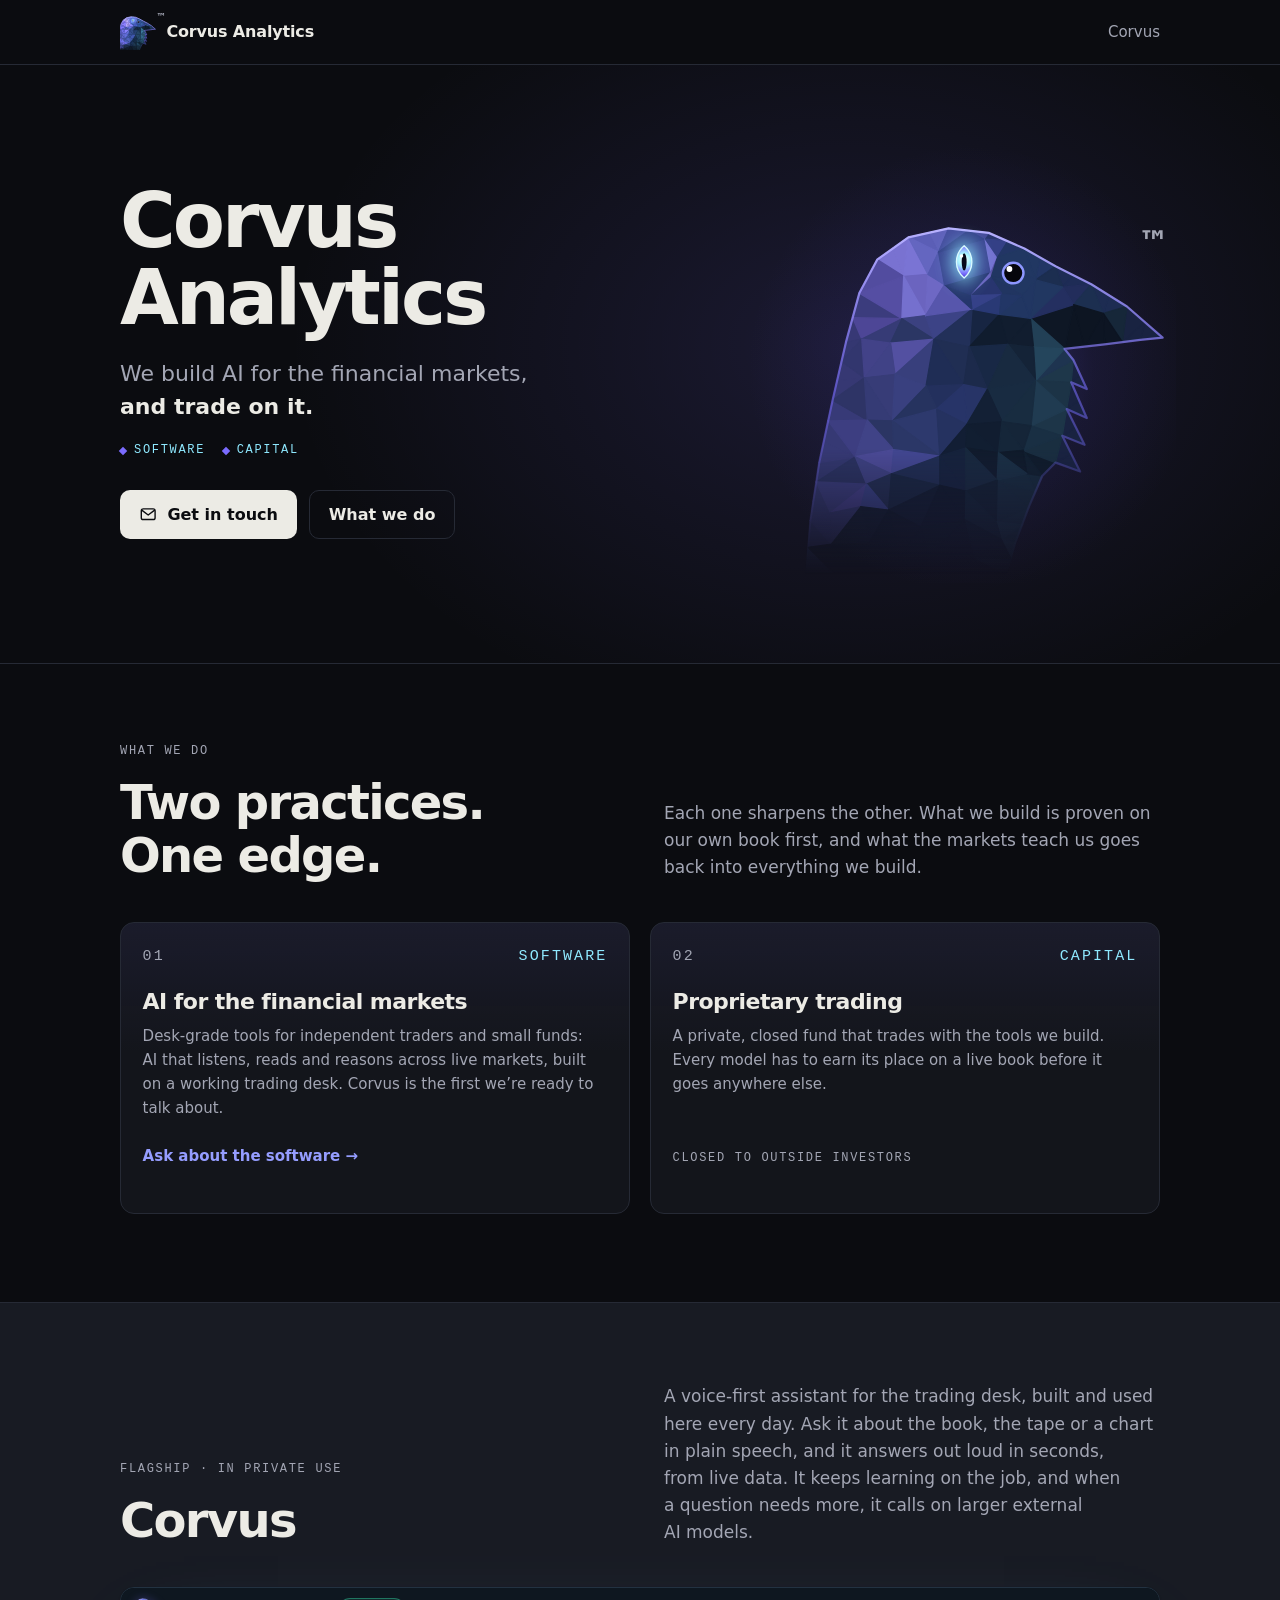
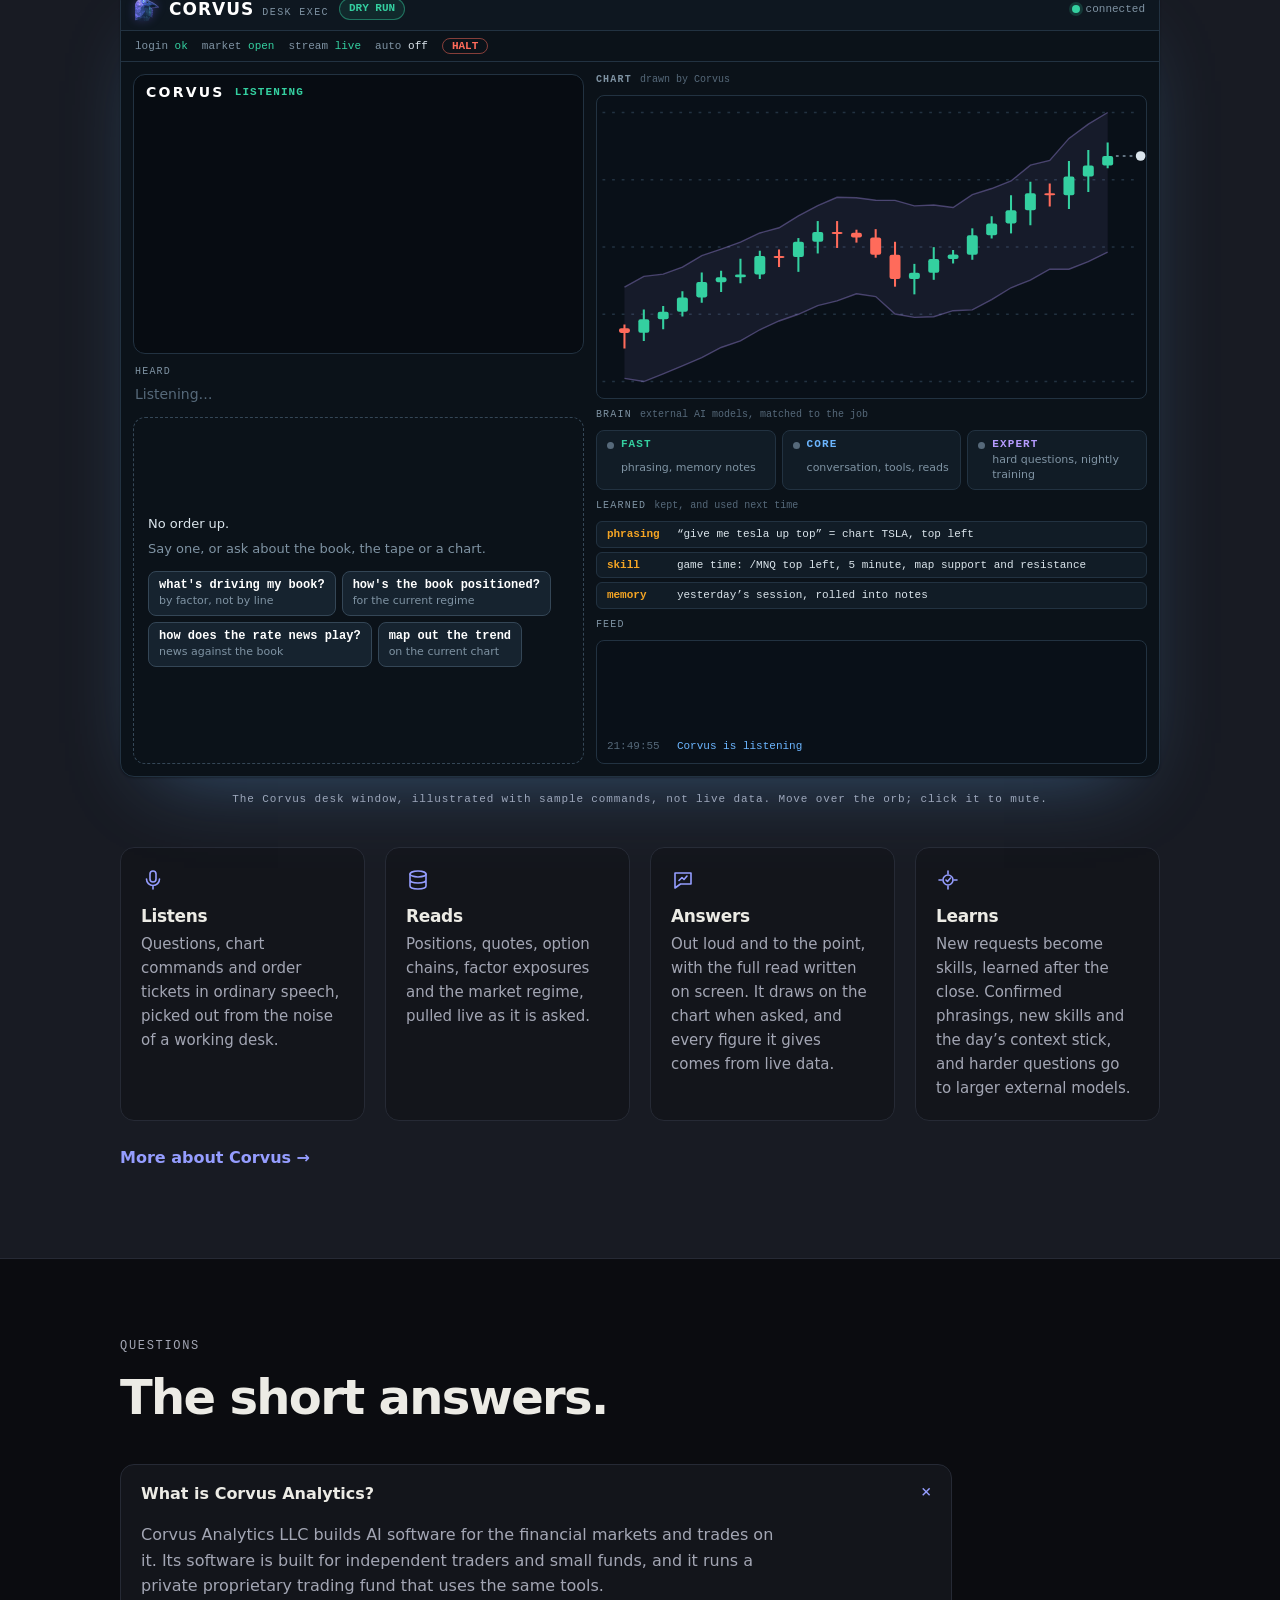
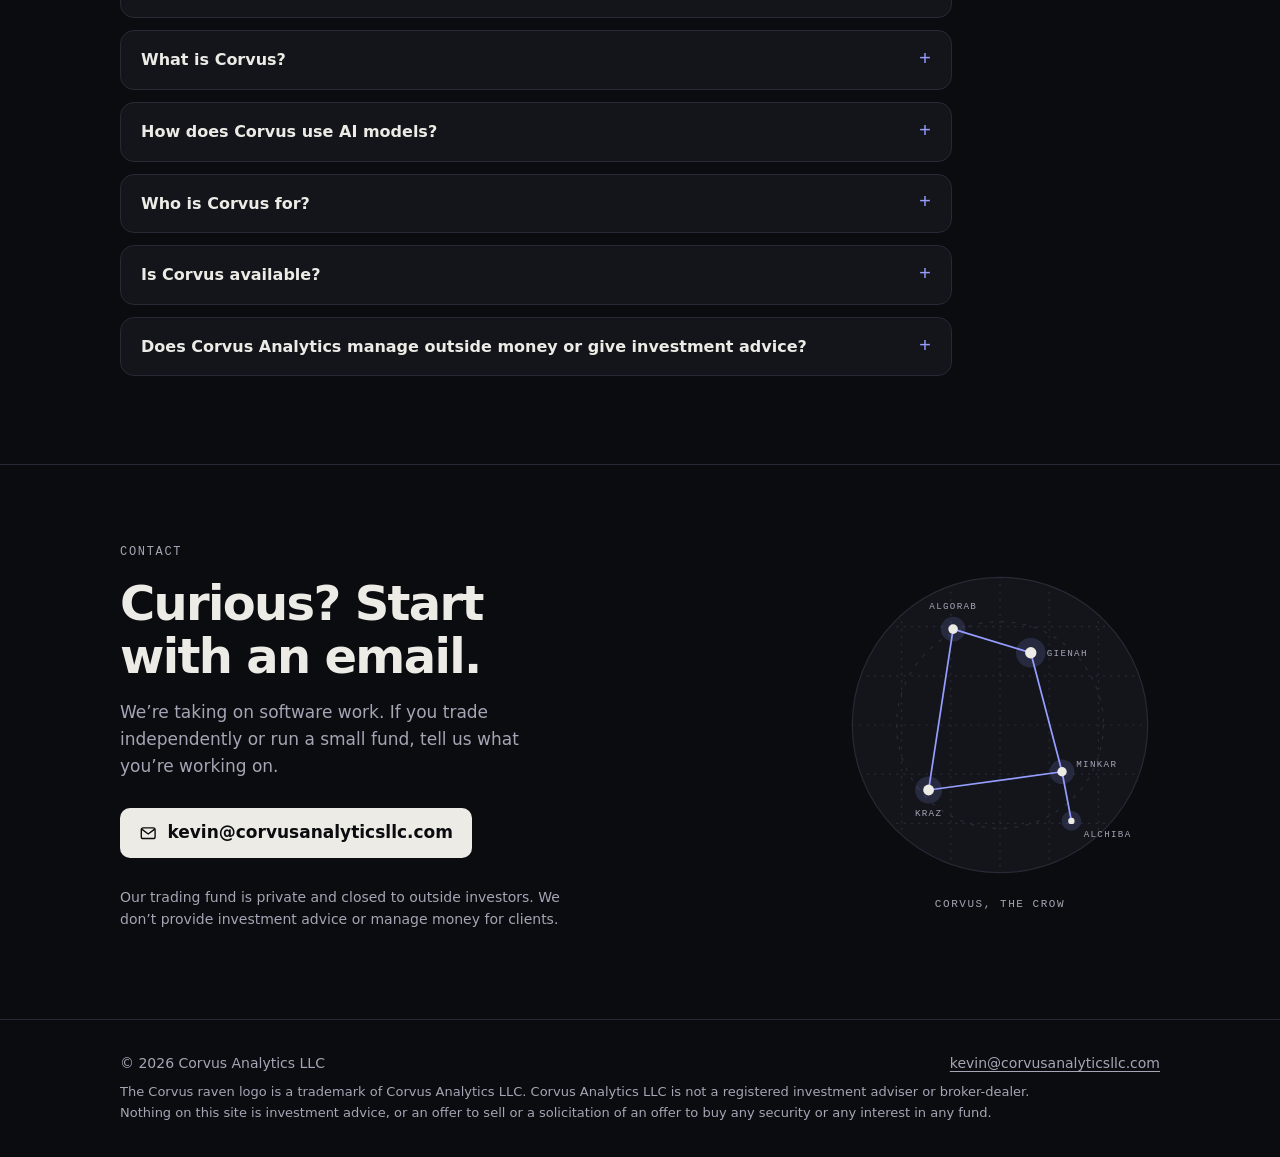
<file: index.html>
<!doctype html>
<html lang="en">
<head>
  <meta charset="utf-8">
  <meta name="viewport" content="width=device-width, initial-scale=1">
  <meta http-equiv="Content-Security-Policy" content="default-src 'self'; script-src 'self'; style-src 'self'; img-src 'self' data:; base-uri 'self'; form-action 'none'; object-src 'none'">
  <title>Corvus Analytics · AI software for the financial markets</title>
  <meta name="description" content="Corvus Analytics builds AI software for the financial markets and trades on it. Its flagship, Corvus, is a voice-first AI assistant for the trading desk, built for independent traders and small funds.">
  <link rel="canonical" href="https://corvusanalyticsllc.com/">
  <meta name="color-scheme" content="dark">
  <meta name="theme-color" content="#0b0c10">
  <meta property="og:type" content="website">
  <meta property="og:site_name" content="Corvus Analytics">
  <meta property="og:title" content="Corvus Analytics LLC">
  <meta property="og:description" content="We build AI for the financial markets, and trade on it. Software and capital.">
  <meta property="og:url" content="https://corvusanalyticsllc.com/">
  <meta property="og:image" content="https://corvusanalyticsllc.com/assets/og.png">
  <meta property="og:image:width" content="1200">
  <meta property="og:image:height" content="630">
  <meta property="og:image:alt" content="Corvus Analytics: a faceted raven with a third eye. We build AI for the financial markets, and trade on it.">
  <meta name="twitter:card" content="summary_large_image">
  <link rel="icon" href="/assets/favicon.svg" type="image/svg+xml">
  <link rel="apple-touch-icon" href="/assets/apple-touch-icon.png">
  <link rel="stylesheet" href="/assets/site.css?v=20261021c">
  <script src="/assets/corvus-demo.js?v=20261021c" defer></script>
  <script type="application/ld+json">
  {
    "@context": "https://schema.org",
    "@graph": [
      {
        "@type": "Organization",
        "@id": "https://corvusanalyticsllc.com/#org",
        "name": "Corvus Analytics",
        "legalName": "Corvus Analytics LLC",
        "url": "https://corvusanalyticsllc.com/",
        "logo": "https://corvusanalyticsllc.com/assets/logo.png",
        "email": "kevin@corvusanalyticsllc.com",
        "description": "Corvus Analytics LLC builds AI software for the financial markets and trades on it: desk-grade tools for independent traders and small funds, and a private proprietary trading fund that uses them.",
        "knowsAbout": ["AI trading software", "Voice assistants for trading", "Factor models", "Market regime analysis"]
      },
      {
        "@type": "WebSite",
        "@id": "https://corvusanalyticsllc.com/#site",
        "name": "Corvus Analytics",
        "url": "https://corvusanalyticsllc.com/",
        "publisher": { "@id": "https://corvusanalyticsllc.com/#org" }
      },
      {
        "@type": "FAQPage",
        "mainEntity": [
          { "@type": "Question", "name": "What is Corvus Analytics?", "acceptedAnswer": { "@type": "Answer", "text": "Corvus Analytics LLC builds AI software for the financial markets and trades on it. Its software is built for independent traders and small funds, and it runs a private proprietary trading fund that uses the same tools." } },
          { "@type": "Question", "name": "What is Corvus?", "acceptedAnswer": { "@type": "Answer", "text": "Corvus is a voice-first AI assistant for the trading desk. Traders talk to it in plain speech; it reads positions, quotes, option chains, factor exposures and the market regime from live data, answers out loud in seconds, draws on charts, and writes longer reads on screen." } },
          { "@type": "Question", "name": "How does Corvus use AI models?", "acceptedAnswer": { "@type": "Answer", "text": "Corvus matches each job to an external AI model: a fast model reads new phrasings and keeps its notes, a core model runs the conversation and its tools, and a larger expert model takes hard questions and nightly training. It keeps learning on the job: phrasings the trader confirms, new skills and the day's context carry forward." } },
          { "@type": "Question", "name": "Who is Corvus for?", "acceptedAnswer": { "@type": "Answer", "text": "Independent traders and small funds that want desk-grade tools without building them. Corvus runs every day on Corvus Analytics' own trading desk." } },
          { "@type": "Question", "name": "Is Corvus available?", "acceptedAnswer": { "@type": "Answer", "text": "Corvus is in private use today. Corvus Analytics is taking on software work with independent traders and small funds; to talk about it, email kevin@corvusanalyticsllc.com." } },
          { "@type": "Question", "name": "Does Corvus Analytics manage outside money or give investment advice?", "acceptedAnswer": { "@type": "Answer", "text": "No. Its trading fund is private and closed to outside investors, and it does not provide investment advice or manage money for clients. Corvus Analytics LLC is not a registered investment adviser or broker-dealer." } }
        ]
      }
    ]
  }
  </script>
</head>
<body>
  <a class="skip" href="#main">Skip to content</a>
  <!-- site:header -->
  <header class="site-header">
    <div class="wrap header-inner">
      <a class="brand" href="/" aria-current="page"><span class="brand-mark"><img src="/assets/corvus-icon.svg" width="36" height="36" alt=""><span class="tm" aria-hidden="true">&trade;</span></span><span>Corvus Analytics</span></a>
      <nav class="nav" aria-label="Primary"><ul><li><a href="/corvus/">Corvus</a></li></ul></nav>
    </div>
  </header>
  <!-- /site:header -->

  <main id="main">
    <section class="hero" aria-labelledby="hero-title">
      <div class="wrap hero-grid">
        <div>
          <h1 id="hero-title">Corvus Analytics</h1>
          <p class="lede">We build AI for the financial markets, <strong>and trade on it.</strong></p>
          <ul class="tags" aria-label="Practices">
            <li>Software</li>
            <li>Capital</li>
          </ul>
          <p class="actions">
            <a class="button" href="mailto:kevin@corvusanalyticsllc.com">
              <svg viewBox="0 0 24 24" aria-hidden="true" focusable="false" fill="none" stroke="currentColor" stroke-width="1.8" stroke-linecap="round" stroke-linejoin="round"><rect x="3" y="5" width="18" height="14" rx="2.5"/><path d="m4 7 8 6 8-6"/></svg>
              Get in touch
            </a>
            <a class="button ghost" href="#practices">What we do</a>
          </p>
        </div>

        <img class="hero-mark" src="/assets/corvus-mark.svg" width="400" height="400" alt="The Corvus Analytics raven: a faceted black raven with a glowing third eye">
      </div>
    </section>

    <section class="practices" id="practices" aria-labelledby="practices-title">
      <div class="wrap">
        <div class="section-intro">
          <div>
            <p class="eyebrow">What we do</p>
            <h2 id="practices-title">Two practices. One edge.</h2>
          </div>
          <p>Each one sharpens the other. What we build is proven on our own book first, and what the markets teach us goes back into everything we build.</p>
        </div>

        <ul class="cards">
          <li class="card">
            <p class="card-head"><span>01</span><span>Software</span></p>
            <h3>AI for the financial markets</h3>
            <p>Desk-grade tools for independent traders and small funds: AI that listens, reads and reasons across live markets, built on a working trading desk. Corvus is the first we&rsquo;re ready to talk about.</p>
            <p class="card-foot"><a href="mailto:kevin@corvusanalyticsllc.com?subject=Corvus%20Analytics%3A%20software">Ask about the software &rarr;</a></p>
          </li>
          <li class="card">
            <p class="card-head"><span>02</span><span>Capital</span></p>
            <h3>Proprietary trading</h3>
            <p>A private, closed fund that trades with the tools we build. Every model has to earn its place on a live book before it goes anywhere else.</p>
            <p class="card-foot"><span>Closed to outside investors</span></p>
          </li>
        </ul>
      </div>
    </section>

    <section class="corvus" id="corvus" aria-labelledby="corvus-title">
      <div class="wrap">
        <div class="section-intro">
          <div>
            <p class="eyebrow">Flagship &middot; In private use</p>
            <h2 id="corvus-title">Corvus</h2>
          </div>
          <p>A voice-first assistant for the trading desk, built and used here every day. Ask it about the book, the tape or a chart in plain speech, and it answers out loud in seconds, from live data. It keeps learning on the job, and when a question needs more, it calls on larger external AI models.</p>
        </div>

        <figure class="dx">
          <div class="dx-win" aria-hidden="true">
            <div class="dx-title">
              <img class="dx-mark" src="/assets/corvus-icon.svg" width="24" height="24" alt="">
              <span class="dx-brand">CORVUS <small>DESK EXEC</small></span>
              <span class="dx-pill">DRY RUN</span>
              <span class="dx-spacer"></span>
              <span class="dx-conn">connected</span>
            </div>
            <div class="dx-status">
              <span>login <b>ok</b></span>
              <span>market <b>open</b></span>
              <span>stream <b>live</b></span>
              <span>auto <b class="off">off</b></span>
              <span class="dx-halt">HALT</span>
            </div>
            <div class="dx-grid">
              <div class="dx-col">
                <div class="dx-orb" data-state="listening">
                  <canvas></canvas>
                  <div class="dx-orb-top"><span class="dx-name">CORVUS</span><span class="dx-state">LISTENING</span></div>
                  <div class="dx-sub"></div>
                </div>
                <div class="dx-heard">
                  <div class="dx-lbl">Heard</div>
                  <p class="dx-line none">Listening&hellip;</p>
                </div>
                <div class="dx-slot">
                  <div class="dx-idle">
                    <b>No order up.</b>
                    <span>Say one, or ask about the book, the tape or a chart.</span>
                    <div class="dx-choices">
                      <span><b>what's driving my book?</b>by factor, not by line</span>
                      <span><b>how's the book positioned?</b>for the current regime</span>
                      <span><b>how does the rate news play?</b>news against the book</span>
                      <span><b>map out the trend</b>on the current chart</span>
                    </div>
                  </div>
                  <div class="dx-ticket">
                    <div class="dx-t-top">
                      <span class="dx-side">BUY</span>
                      <span class="dx-timer"><svg viewBox="0 0 24 24"><circle cx="12" cy="12" r="9"/><circle class="run" cx="12" cy="12" r="9" pathLength="1"/></svg>reading back</span>
                    </div>
                    <div class="dx-t-main">2 <span class="x">&times;</span> SPY 700C</div>
                    <div class="dx-t-sub">Friday &middot; limit <span class="px">4.20</span> &middot; day</div>
                    <div class="dx-ladder">
                      <div class="dx-lad-bar"><span class="spread"></span><span class="mid"></span><span class="mark"></span></div>
                      <div class="dx-lad-row"><span>bid</span><span>mid</span><span>ask</span></div>
                    </div>
                    <div class="dx-guards"><span>dry run</span><span>within caps</span><span>market open</span></div>
                    <div class="dx-act"><span class="dx-btn send">SEND <kbd>Enter</kbd></span><span class="dx-btn scr">SCRAP <kbd>Esc</kbd></span></div>
                  </div>
                </div>
              </div>
              <div class="dx-col">
                <div class="dx-lbl dx-view-lbl"><b class="h">Chart</b> <span class="n">drawn by Corvus</span></div>
                <div class="dx-view">
                <div class="dx-chart">
                  <svg viewBox="296 92 400 220">
                    <path class="cx-grid" d="M300 104H692M300 153H692M300 202H692M300 251H692M300 300H692"/>
                    <polygon class="cx-band" points="316,231.3 330.1,223.4 344.2,221.8 358.2,216.6 372.3,208.3 386.4,203.5 400.5,198.4 414.6,191.8 428.6,188 442.7,179.3 456.8,171.9 470.9,165.8 485,166.1 499,167.9 513.1,168 527.2,172 541.3,171.4 555.4,173.2 569.4,163.9 583.5,159.4 597.6,153.9 611.7,142.4 625.8,138.9 639.8,122.9 653.9,112.5 668,104 668,205.8 653.9,212.7 639.8,218.2 625.8,218.2 611.7,226.1 597.6,231.7 583.5,240.3 569.4,247.8 555.4,248.4 541.3,252.8 527.2,253.3 513.1,250.8 499,238.1 485,236.1 470.9,241.3 456.8,244.7 442.7,251 428.6,255.9 414.6,262.3 400.5,270.4 386.4,275.2 372.3,282.6 358.2,288.6 344.2,294.4 330.1,300 316,297.7"/>
                    <polyline class="cx-band-edge" points="316,231.3 330.1,223.4 344.2,221.8 358.2,216.6 372.3,208.3 386.4,203.5 400.5,198.4 414.6,191.8 428.6,188 442.7,179.3 456.8,171.9 470.9,165.8 485,166.1 499,167.9 513.1,168 527.2,172 541.3,171.4 555.4,173.2 569.4,163.9 583.5,159.4 597.6,153.9 611.7,142.4 625.8,138.9 639.8,122.9 653.9,112.5 668,104"/>
                    <polyline class="cx-band-edge" points="316,297.7 330.1,300 344.2,294.4 358.2,288.6 372.3,282.6 386.4,275.2 400.5,270.4 414.6,262.3 428.6,255.9 442.7,251 456.8,244.7 470.9,241.3 485,236.1 499,238.1 513.1,250.8 527.2,253.3 541.3,252.8 555.4,248.4 569.4,247.8 583.5,240.3 597.6,231.7 611.7,226.1 625.8,218.2 639.8,218.2 653.9,212.7 668,205.8"/>
                    <g class="cx-down"><line x1="316" y1="258.5" x2="316" y2="276"/><rect x="312" y="261.1" width="8" height="3.5" rx="1.5"/></g>
                    <g class="cx-up"><line x1="330.1" y1="247.6" x2="330.1" y2="270.4"/><rect x="326.1" y="254.6" width="8" height="9.9" rx="1.5"/></g>
                    <g class="cx-up"><line x1="344.2" y1="245" x2="344.2" y2="262"/><rect x="340.2" y="249.2" width="8" height="5.4" rx="1.5"/></g>
                    <g class="cx-up"><line x1="358.2" y1="234.3" x2="358.2" y2="252.7"/><rect x="354.2" y="238.7" width="8" height="10.5" rx="1.5"/></g>
                    <g class="cx-up"><line x1="372.3" y1="220.5" x2="372.3" y2="242.6"/><rect x="368.3" y="227.5" width="8" height="11.2" rx="1.5"/></g>
                    <g class="cx-up"><line x1="386.4" y1="219.3" x2="386.4" y2="234.7"/><rect x="382.4" y="224.1" width="8" height="3.5" rx="1.5"/></g>
                    <g class="cx-up"><line x1="400.5" y1="210.5" x2="400.5" y2="228.4"/><rect x="396.5" y="222" width="8" height="2.1" rx="1.5"/></g>
                    <g class="cx-up"><line x1="414.6" y1="204.8" x2="414.6" y2="225.4"/><rect x="410.6" y="208.6" width="8" height="13.4" rx="1.5"/></g>
                    <g class="cx-down"><line x1="428.6" y1="203.8" x2="428.6" y2="216.6"/><rect x="424.6" y="208.6" width="8" height="1.5" rx="1.5"/></g>
                    <g class="cx-up"><line x1="442.7" y1="195.5" x2="442.7" y2="220.1"/><rect x="438.7" y="198.2" width="8" height="11.1" rx="1.5"/></g>
                    <g class="cx-up"><line x1="456.8" y1="183.1" x2="456.8" y2="206.7"/><rect x="452.8" y="191.1" width="8" height="7.1" rx="1.5"/></g>
                    <g class="cx-down"><line x1="470.9" y1="183.1" x2="470.9" y2="202.7"/><rect x="466.9" y="191.1" width="8" height="1.5" rx="1.5"/></g>
                    <g class="cx-down"><line x1="485" y1="189.4" x2="485" y2="198.8"/><rect x="481" y="191.7" width="8" height="3.4" rx="1.5"/></g>
                    <g class="cx-down"><line x1="499" y1="189" x2="499" y2="209.8"/><rect x="495" y="195.1" width="8" height="12.5" rx="1.5"/></g>
                    <g class="cx-down"><line x1="513.1" y1="198.2" x2="513.1" y2="230.9"/><rect x="509.1" y="207.6" width="8" height="17.8" rx="1.5"/></g>
                    <g class="cx-up"><line x1="527.2" y1="214.3" x2="527.2" y2="236.5"/><rect x="523.2" y="220.8" width="8" height="4.6" rx="1.5"/></g>
                    <g class="cx-up"><line x1="541.3" y1="202.1" x2="541.3" y2="225.9"/><rect x="537.3" y="210.8" width="8" height="10" rx="1.5"/></g>
                    <g class="cx-up"><line x1="555.4" y1="204.2" x2="555.4" y2="214"/><rect x="551.4" y="207.5" width="8" height="3.2" rx="1.5"/></g>
                    <g class="cx-up"><line x1="569.4" y1="188.4" x2="569.4" y2="211.3"/><rect x="565.4" y="193.5" width="8" height="14.1" rx="1.5"/></g>
                    <g class="cx-up"><line x1="583.5" y1="179.6" x2="583.5" y2="195.8"/><rect x="579.5" y="184.8" width="8" height="8.6" rx="1.5"/></g>
                    <g class="cx-up"><line x1="597.6" y1="164.3" x2="597.6" y2="192.1"/><rect x="593.6" y="175.2" width="8" height="9.6" rx="1.5"/></g>
                    <g class="cx-up"><line x1="611.7" y1="154.5" x2="611.7" y2="186.1"/><rect x="607.7" y="162.8" width="8" height="12.4" rx="1.5"/></g>
                    <g class="cx-down"><line x1="625.8" y1="155.7" x2="625.8" y2="172.5"/><rect x="621.8" y="162.8" width="8" height="1.5" rx="1.5"/></g>
                    <g class="cx-up"><line x1="639.8" y1="139.3" x2="639.8" y2="174.3"/><rect x="635.8" y="150.6" width="8" height="13.7" rx="1.5"/></g>
                    <g class="cx-up"><line x1="653.9" y1="131.4" x2="653.9" y2="162"/><rect x="649.9" y="142.7" width="8" height="7.9" rx="1.5"/></g>
                    <g class="cx-up"><line x1="668" y1="125.8" x2="668" y2="144.7"/><rect x="664" y="135.7" width="8" height="7" rx="1.5"/></g>
                    <line class="cx-trend" x1="316" y1="276" x2="692" y2="205.8"/>
                    <circle class="cx-handle" cx="316" cy="276" r="5"/>
                    <circle class="cx-handle" cx="527.2" cy="236.5" r="5"/>
                    <line class="cx-last" x1="674" y1="135.7" x2="692" y2="135.7"/>
                    <circle class="cx-last-dot" cx="692" cy="135.7" r="3.5"/>
                    <g class="dx-cross"><line class="v" x1="0" y1="92" x2="0" y2="312"/><line class="h" x1="296" y1="0" x2="696" y2="0"/></g>
                  </svg>
                </div>
                <article class="dx-ans">
                  <h4 class="dx-ans-title"></h4>
                  <ul class="dx-ans-body"></ul>
                  <p class="dx-ans-read"></p>
                </article>
                </div>
                <div class="dx-lbl">Brain <span>external AI models, matched to the job</span></div>
                <div class="dx-brain">
                  <div data-tier="fast"><b>fast</b><span>phrasing, memory notes</span></div>
                  <div data-tier="core"><b>core</b><span>conversation, tools, reads</span></div>
                  <div data-tier="expert"><b>expert</b><span>hard questions, nightly training</span></div>
                </div>
                <div class="dx-lbl">Learned <span>kept, and used next time</span></div>
                <ul class="dx-learned">
                  <li><b>phrasing</b><span>&ldquo;give me tesla up top&rdquo; = chart TSLA, top left</span></li>
                  <li><b>skill</b><span>game time: /MNQ top left, 5 minute, map support and resistance</span></li>
                  <li><b>memory</b><span>yesterday&rsquo;s session, rolled into notes</span></li>
                </ul>
                <div class="dx-lbl dx-feed-lbl">Feed</div>
                <div class="dx-feed"></div>
              </div>
            </div>
          </div>
          <figcaption>The Corvus desk window, illustrated with sample commands, not live data. Move over the orb; click it to mute.</figcaption>
        </figure>

        <ul class="pillars">
          <li>
            <svg viewBox="0 0 24 24" aria-hidden="true" focusable="false" fill="none" stroke="currentColor" stroke-width="1.6" stroke-linecap="round" stroke-linejoin="round"><rect x="9" y="3" width="6" height="11" rx="3"/><path d="M5.5 11a6.5 6.5 0 0 0 13 0M12 17.5V21"/></svg>
            <h3>Listens</h3>
            <p>Questions, chart commands and order tickets in ordinary speech, picked out from the noise of a working desk.</p>
          </li>
          <li>
            <svg viewBox="0 0 24 24" aria-hidden="true" focusable="false" fill="none" stroke="currentColor" stroke-width="1.6" stroke-linecap="round" stroke-linejoin="round"><ellipse cx="12" cy="6" rx="8" ry="3"/><path d="M4 6v12c0 1.7 3.6 3 8 3s8-1.3 8-3V6M4 12c0 1.7 3.6 3 8 3s8-1.3 8-3"/></svg>
            <h3>Reads</h3>
            <p>Positions, quotes, option chains, factor exposures and the market regime, pulled live as it is asked.</p>
          </li>
          <li>
            <svg viewBox="0 0 24 24" aria-hidden="true" focusable="false" fill="none" stroke="currentColor" stroke-width="1.6" stroke-linecap="round" stroke-linejoin="round"><path d="M4 5h16v11H9.5L4 20V5Z"/><path d="m8 12.5 3-3 2 2 3-3.5"/></svg>
            <h3>Answers</h3>
            <p>Out loud and to the point, with the full read written on screen. It draws on the chart when asked, and every figure it gives comes from live data.</p>
          </li>
          <li>
            <svg viewBox="0 0 24 24" aria-hidden="true" focusable="false" fill="none" stroke="currentColor" stroke-width="1.6" stroke-linecap="round" stroke-linejoin="round"><path d="M12 3v3M12 18v3M3 12h3M18 12h3"/><circle cx="12" cy="12" r="5"/><path d="m10 12 1.5 1.5L14.5 10"/></svg>
            <h3>Learns</h3>
            <p>New requests become skills, learned after the close. Confirmed phrasings, new skills and the day&rsquo;s context stick, and harder questions go to larger external models.</p>
          </li>
        </ul>
        <p class="more"><a href="/corvus/">More about Corvus &rarr;</a></p>
      </div>
    </section>

    <section class="faq" aria-labelledby="faq-title">
      <div class="wrap">
        <div class="section-intro">
          <div>
            <p class="eyebrow">Questions</p>
            <h2 id="faq-title">The short answers.</h2>
          </div>
        </div>
        <div class="faq-list">
          <details open>
            <summary>What is Corvus Analytics?</summary>
            <p>Corvus Analytics LLC builds AI software for the financial markets and trades on it. Its software is built for independent traders and small funds, and it runs a private proprietary trading fund that uses the same tools.</p>
          </details>
          <details>
            <summary>What is Corvus?</summary>
            <p>Corvus is a voice-first AI assistant for the trading desk. Traders talk to it in plain speech; it reads positions, quotes, option chains, factor exposures and the market regime from live data, answers out loud in seconds, draws on charts, and writes longer reads on screen.</p>
          </details>
          <details>
            <summary>How does Corvus use AI models?</summary>
            <p>Corvus matches each job to an external AI model: a fast model reads new phrasings and keeps its notes, a core model runs the conversation and its tools, and a larger expert model takes hard questions and nightly training. It keeps learning on the job: phrasings the trader confirms, new skills and the day&rsquo;s context carry forward.</p>
          </details>
          <details>
            <summary>Who is Corvus for?</summary>
            <p>Independent traders and small funds that want desk-grade tools without building them. Corvus runs every day on Corvus Analytics&rsquo; own trading desk.</p>
          </details>
          <details>
            <summary>Is Corvus available?</summary>
            <p>Corvus is in private use today. Corvus Analytics is taking on software work with independent traders and small funds; to talk about it, email <a href="mailto:kevin@corvusanalyticsllc.com">kevin@corvusanalyticsllc.com</a>.</p>
          </details>
          <details>
            <summary>Does Corvus Analytics manage outside money or give investment advice?</summary>
            <p>No. Its trading fund is private and closed to outside investors, and it does not provide investment advice or manage money for clients. Corvus Analytics LLC is not a registered investment adviser or broker-dealer.</p>
          </details>
        </div>
      </div>
    </section>

    <section class="cta" aria-labelledby="cta-title">
      <div class="wrap cta-grid">
        <div>
          <p class="eyebrow">Contact</p>
          <h2 id="cta-title">Curious? Start with an email.</h2>
          <p>We&rsquo;re taking on software work. If you trade independently or run a small fund, tell us what you&rsquo;re working on.</p>
          <p class="actions">
            <a class="button" href="mailto:kevin@corvusanalyticsllc.com">
              <svg viewBox="0 0 24 24" aria-hidden="true" focusable="false" fill="none" stroke="currentColor" stroke-width="1.8" stroke-linecap="round" stroke-linejoin="round"><rect x="3" y="5" width="18" height="14" rx="2.5"/><path d="m4 7 8 6 8-6"/></svg>
              kevin@corvusanalyticsllc.com
            </a>
          </p>
          <p class="note">Our trading fund is private and closed to outside investors. We don&rsquo;t provide investment advice or manage money for clients.</p>
        </div>

        <figure class="sky-art">
            <svg class="sky" viewBox="0 0 260 260" role="img" aria-labelledby="sky-title">
              <title id="sky-title">The constellation Corvus, the crow, with its stars Gienah, Algorab, Kraz, Minkar and Alchiba</title>
              <defs><clipPath id="sky-clip"><circle cx="130" cy="130" r="120"/></clipPath></defs>
              <circle class="sky-disc" cx="130" cy="130" r="120"/>
              <g class="sky-grid" clip-path="url(#sky-clip)">
                <path d="M10 50H250M10 90H250M10 130H250M10 170H250M10 210H250M50 10V250M90 10V250M130 10V250M170 10V250M210 10V250"/>
              </g>
              <circle class="sky-ring" cx="130" cy="130" r="84"/>
              <path class="sky-figure" d="M188 207.9 180.4 168 155 71.3 91.9 52.1 72 182.8 180.4 168"/>
              <g class="sky-stars">
                <circle class="sky-halo" cx="155" cy="71.3" r="12"/>
                <circle class="sky-halo" cx="72" cy="182.8" r="11"/>
                <circle class="sky-halo" cx="91.9" cy="52.1" r="10"/>
                <circle class="sky-halo" cx="180.4" cy="168" r="10"/>
                <circle class="sky-halo" cx="188" cy="207.9" r="8"/>
                <circle cx="155" cy="71.3" r="4.6"/>
                <circle cx="72" cy="182.8" r="4.4"/>
                <circle cx="91.9" cy="52.1" r="3.9"/>
                <circle cx="180.4" cy="168" r="3.8"/>
                <circle cx="188" cy="207.9" r="2.6"/>
              </g>
              <g class="sky-labels" aria-hidden="true">
                <text x="168" y="74">GIENAH</text>
                <text x="92" y="36" text-anchor="middle">ALGORAB</text>
                <text x="72" y="204" text-anchor="middle">KRAZ</text>
                <text x="192" y="164">MINKAR</text>
                <text x="198" y="221">ALCHIBA</text>
              </g>
            </svg>
          <figcaption>Corvus, the crow</figcaption>
        </figure>
      </div>
    </section>
  </main>

  <!-- site:footer -->
  <footer class="site-footer">
    <div class="wrap footer-inner">
      <p>&copy; 2026 Corvus Analytics LLC</p>
      <p><a href="mailto:kevin@corvusanalyticsllc.com">kevin@corvusanalyticsllc.com</a></p>
      <p class="fine">The Corvus raven logo is a trademark of Corvus Analytics LLC. Corvus Analytics LLC is not a registered investment adviser or broker-dealer. Nothing on this site is investment advice, or an offer to sell or a solicitation of an offer to buy any security or any interest in any fund.</p>
    </div>
  </footer>
  <!-- /site:footer -->
</body>
</html>
</file>
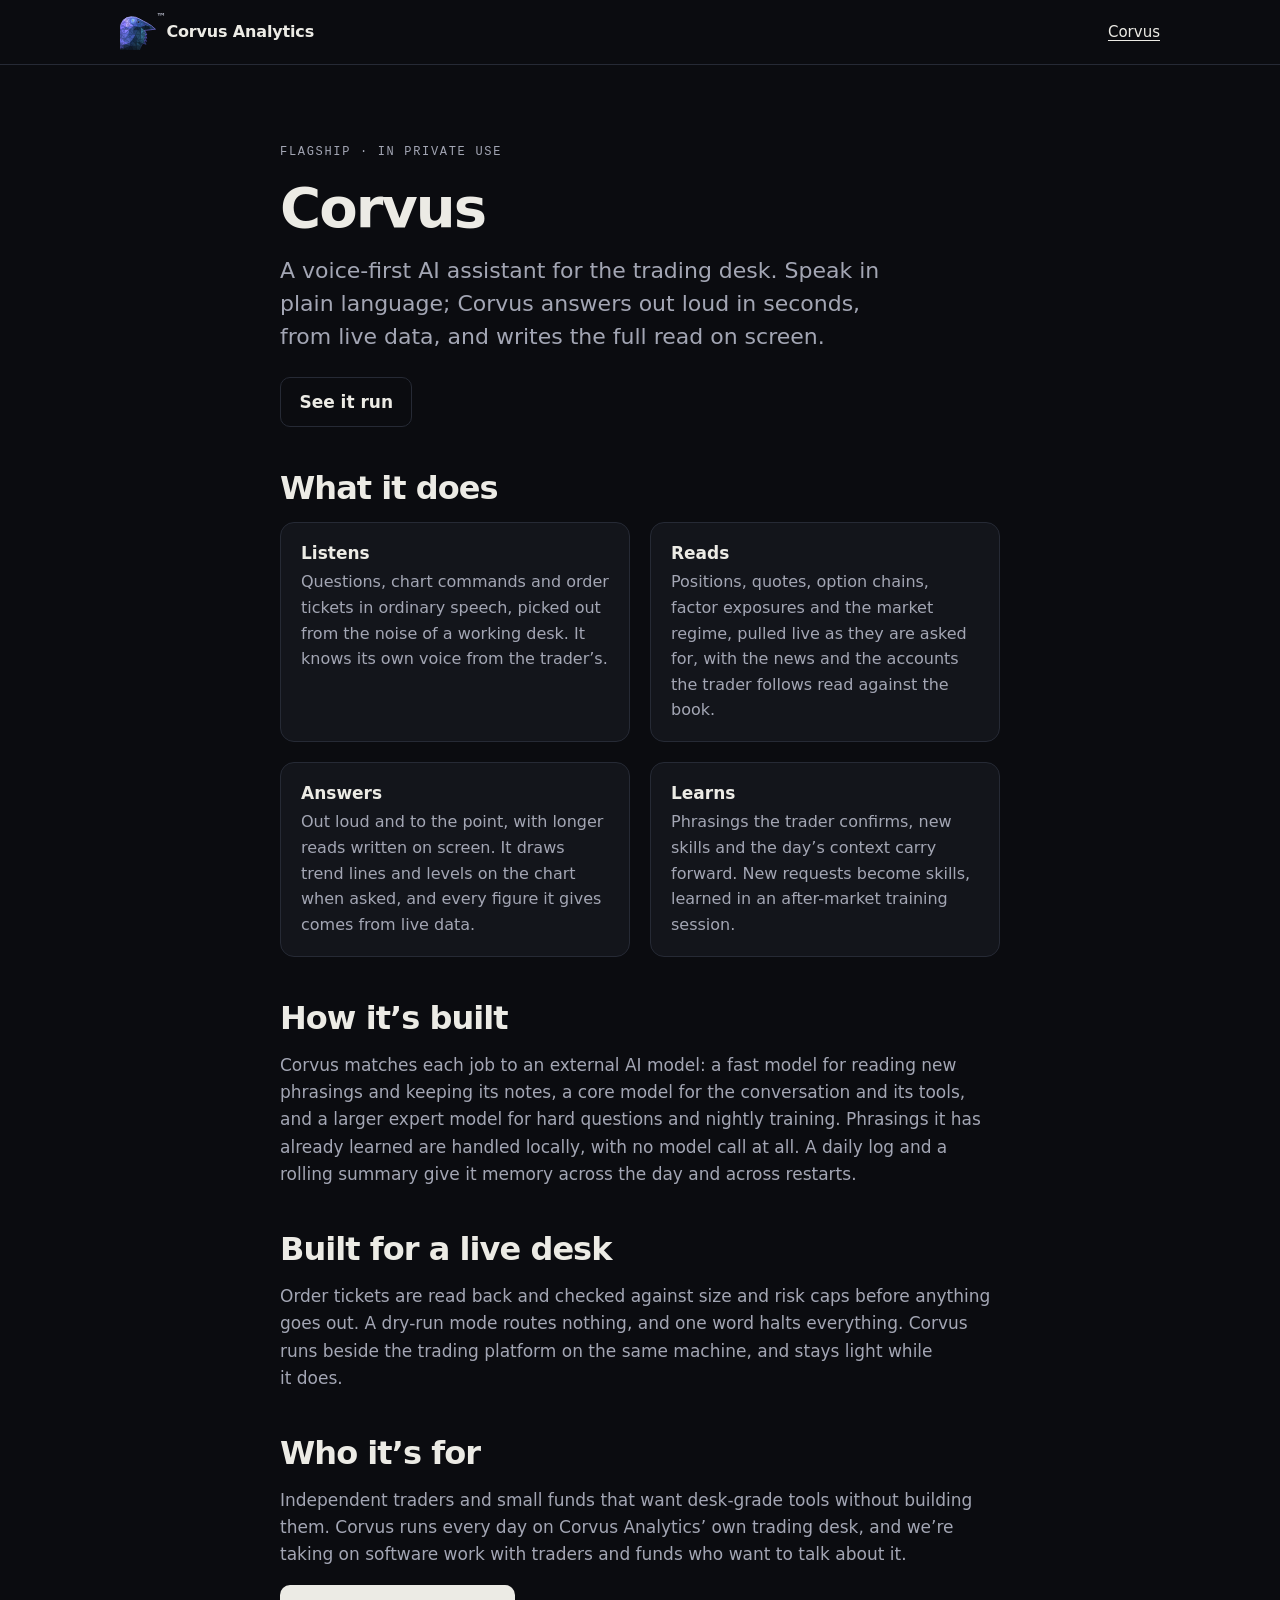
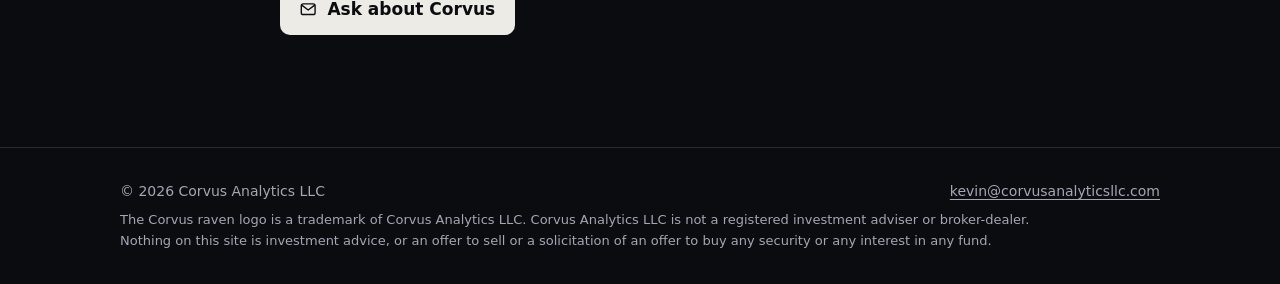
<file: corvus/index.html>
<!doctype html>
<html lang="en">
<head>
  <meta charset="utf-8">
  <meta name="viewport" content="width=device-width, initial-scale=1">
  <meta http-equiv="Content-Security-Policy" content="default-src 'self'; script-src 'self'; style-src 'self'; img-src 'self' data:; base-uri 'self'; form-action 'none'; object-src 'none'">
  <title>Corvus · A voice-first AI assistant for the trading desk</title>
  <meta name="description" content="Corvus is a voice-first AI assistant for the trading desk, built by Corvus Analytics for independent traders and small funds. It listens, reads the book and the market live, answers out loud, draws on charts, and keeps learning.">
  <link rel="canonical" href="https://corvusanalyticsllc.com/corvus/">
  <meta name="color-scheme" content="dark">
  <meta name="theme-color" content="#0b0c10">
  <meta property="og:type" content="website">
  <meta property="og:site_name" content="Corvus Analytics">
  <meta property="og:title" content="Corvus · A voice-first AI assistant for the trading desk">
  <meta property="og:description" content="Listens, reads the book and the market live, answers out loud, draws on charts, and keeps learning. Built for independent traders and small funds.">
  <meta property="og:url" content="https://corvusanalyticsllc.com/corvus/">
  <meta property="og:image" content="https://corvusanalyticsllc.com/assets/og.png">
  <meta property="og:image:width" content="1200">
  <meta property="og:image:height" content="630">
  <meta name="twitter:card" content="summary_large_image">
  <link rel="icon" href="/assets/favicon.svg" type="image/svg+xml">
  <link rel="apple-touch-icon" href="/assets/apple-touch-icon.png">
  <link rel="stylesheet" href="/assets/site.css?v=20261021c">
  <script type="application/ld+json">
  {
    "@context": "https://schema.org",
    "@type": "SoftwareApplication",
    "name": "Corvus",
    "url": "https://corvusanalyticsllc.com/corvus/",
    "applicationCategory": "FinanceApplication",
    "operatingSystem": "Windows",
    "description": "A voice-first AI assistant for the trading desk. It listens to plain speech, reads positions, quotes, option chains, factor exposures and the market regime from live data, answers out loud, draws on charts, writes longer reads on screen, and keeps learning.",
    "audience": { "@type": "BusinessAudience", "audienceType": "Independent traders and small funds" },
    "publisher": { "@type": "Organization", "name": "Corvus Analytics LLC", "url": "https://corvusanalyticsllc.com/" }
  }
  </script>
</head>
<body>
  <a class="skip" href="#main">Skip to content</a>
  <!-- site:header -->
  <header class="site-header">
    <div class="wrap header-inner">
      <a class="brand" href="/"><span class="brand-mark"><img src="/assets/corvus-icon.svg" width="36" height="36" alt=""><span class="tm" aria-hidden="true">&trade;</span></span><span>Corvus Analytics</span></a>
      <nav class="nav" aria-label="Primary"><ul><li><a href="/corvus/" aria-current="page">Corvus</a></li></ul></nav>
    </div>
  </header>
  <!-- /site:header -->

  <main id="main" class="page">
    <article class="wrap prose">
      <p class="eyebrow">Flagship &middot; In private use</p>
      <h1>Corvus</h1>
      <p class="lede">A voice-first AI assistant for the trading desk. Speak in plain language; Corvus answers out loud in seconds, from live data, and writes the full read on screen.</p>
      <p><a class="button ghost" href="/#corvus">See it run</a></p>

      <h2>What it does</h2>
      <dl class="points">
        <div>
          <dt>Listens</dt>
          <dd>Questions, chart commands and order tickets in ordinary speech, picked out from the noise of a working desk. It knows its own voice from the trader&rsquo;s.</dd>
        </div>
        <div>
          <dt>Reads</dt>
          <dd>Positions, quotes, option chains, factor exposures and the market regime, pulled live as they are asked for, with the news and the accounts the trader follows read against the book.</dd>
        </div>
        <div>
          <dt>Answers</dt>
          <dd>Out loud and to the point, with longer reads written on screen. It draws trend lines and levels on the chart when asked, and every figure it gives comes from live data.</dd>
        </div>
        <div>
          <dt>Learns</dt>
          <dd>Phrasings the trader confirms, new skills and the day&rsquo;s context carry forward. New requests become skills, learned in an after-market training session.</dd>
        </div>
      </dl>

      <h2>How it&rsquo;s built</h2>
      <p>Corvus matches each job to an external AI model: a fast model for reading new phrasings and keeping its notes, a core model for the conversation and its tools, and a larger expert model for hard questions and nightly training. Phrasings it has already learned are handled locally, with no model call at all. A daily log and a rolling summary give it memory across the day and across restarts.</p>

      <h2>Built for a live desk</h2>
      <p>Order tickets are read back and checked against size and risk caps before anything goes out. A dry-run mode routes nothing, and one word halts everything. Corvus runs beside the trading platform on the same machine, and stays light while it does.</p>

      <h2>Who it&rsquo;s for</h2>
      <p>Independent traders and small funds that want desk-grade tools without building them. Corvus runs every day on Corvus Analytics&rsquo; own trading desk, and we&rsquo;re taking on software work with traders and funds who want to talk about it.</p>
      <p class="actions">
        <a class="button" href="mailto:kevin@corvusanalyticsllc.com?subject=Corvus">
          <svg viewBox="0 0 24 24" aria-hidden="true" focusable="false" fill="none" stroke="currentColor" stroke-width="1.8" stroke-linecap="round" stroke-linejoin="round"><rect x="3" y="5" width="18" height="14" rx="2.5"/><path d="m4 7 8 6 8-6"/></svg>
          Ask about Corvus
        </a>
      </p>
    </article>
  </main>

  <!-- site:footer -->
  <footer class="site-footer">
    <div class="wrap footer-inner">
      <p>&copy; 2026 Corvus Analytics LLC</p>
      <p><a href="mailto:kevin@corvusanalyticsllc.com">kevin@corvusanalyticsllc.com</a></p>
      <p class="fine">The Corvus raven logo is a trademark of Corvus Analytics LLC. Corvus Analytics LLC is not a registered investment adviser or broker-dealer. Nothing on this site is investment advice, or an offer to sell or a solicitation of an offer to buy any security or any interest in any fund.</p>
    </div>
  </footer>
  <!-- /site:footer -->
</body>
</html>
</file>
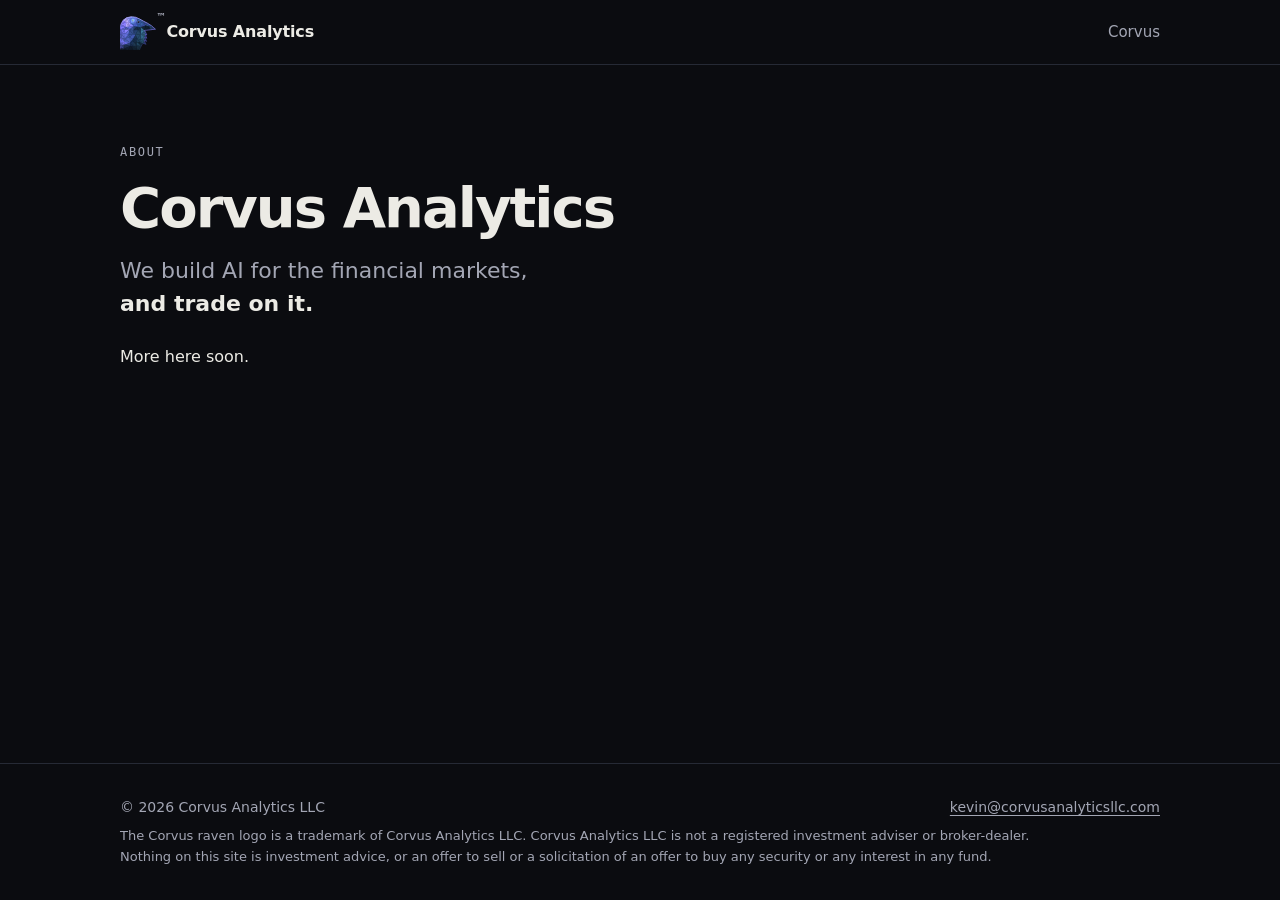
<file: about.html>
<!doctype html>
<html lang="en">
<head>
  <meta charset="utf-8">
  <meta name="viewport" content="width=device-width, initial-scale=1">
  <meta http-equiv="Content-Security-Policy" content="default-src 'self'; script-src 'self'; style-src 'self'; img-src 'self' data:; base-uri 'self'; form-action 'none'; object-src 'none'">
  <!-- Stub, hidden from the nav. Remove this line when the page goes in the nav (tools/chrome.mjs). -->
  <meta name="robots" content="noindex">
  <title>About · Corvus Analytics LLC</title>
  <meta name="description" content="About Corvus Analytics LLC.">
  <link rel="canonical" href="https://corvusanalyticsllc.com/about.html">
  <meta name="color-scheme" content="dark">
  <meta name="theme-color" content="#0b0c10">
  <link rel="icon" href="/assets/favicon.svg" type="image/svg+xml">
  <link rel="apple-touch-icon" href="/assets/apple-touch-icon.png">
  <link rel="stylesheet" href="/assets/site.css?v=20261021c">
</head>
<body>
  <a class="skip" href="#main">Skip to content</a>
  <!-- site:header -->
  <header class="site-header">
    <div class="wrap header-inner">
      <a class="brand" href="/"><span class="brand-mark"><img src="/assets/corvus-icon.svg" width="36" height="36" alt=""><span class="tm" aria-hidden="true">&trade;</span></span><span>Corvus Analytics</span></a>
      <nav class="nav" aria-label="Primary"><ul><li><a href="/corvus/">Corvus</a></li></ul></nav>
    </div>
  </header>
  <!-- /site:header -->

  <main id="main" class="page">
    <div class="wrap">
      <p class="eyebrow">About</p>
      <h1>Corvus Analytics</h1>
      <p class="lede">We build AI for the financial markets, <strong>and trade on it.</strong></p>
      <p>More here soon.</p>
    </div>
  </main>

  <!-- site:footer -->
  <footer class="site-footer">
    <div class="wrap footer-inner">
      <p>&copy; 2026 Corvus Analytics LLC</p>
      <p><a href="mailto:kevin@corvusanalyticsllc.com">kevin@corvusanalyticsllc.com</a></p>
      <p class="fine">The Corvus raven logo is a trademark of Corvus Analytics LLC. Corvus Analytics LLC is not a registered investment adviser or broker-dealer. Nothing on this site is investment advice, or an offer to sell or a solicitation of an offer to buy any security or any interest in any fund.</p>
    </div>
  </footer>
  <!-- /site:footer -->
</body>
</html>
</file>
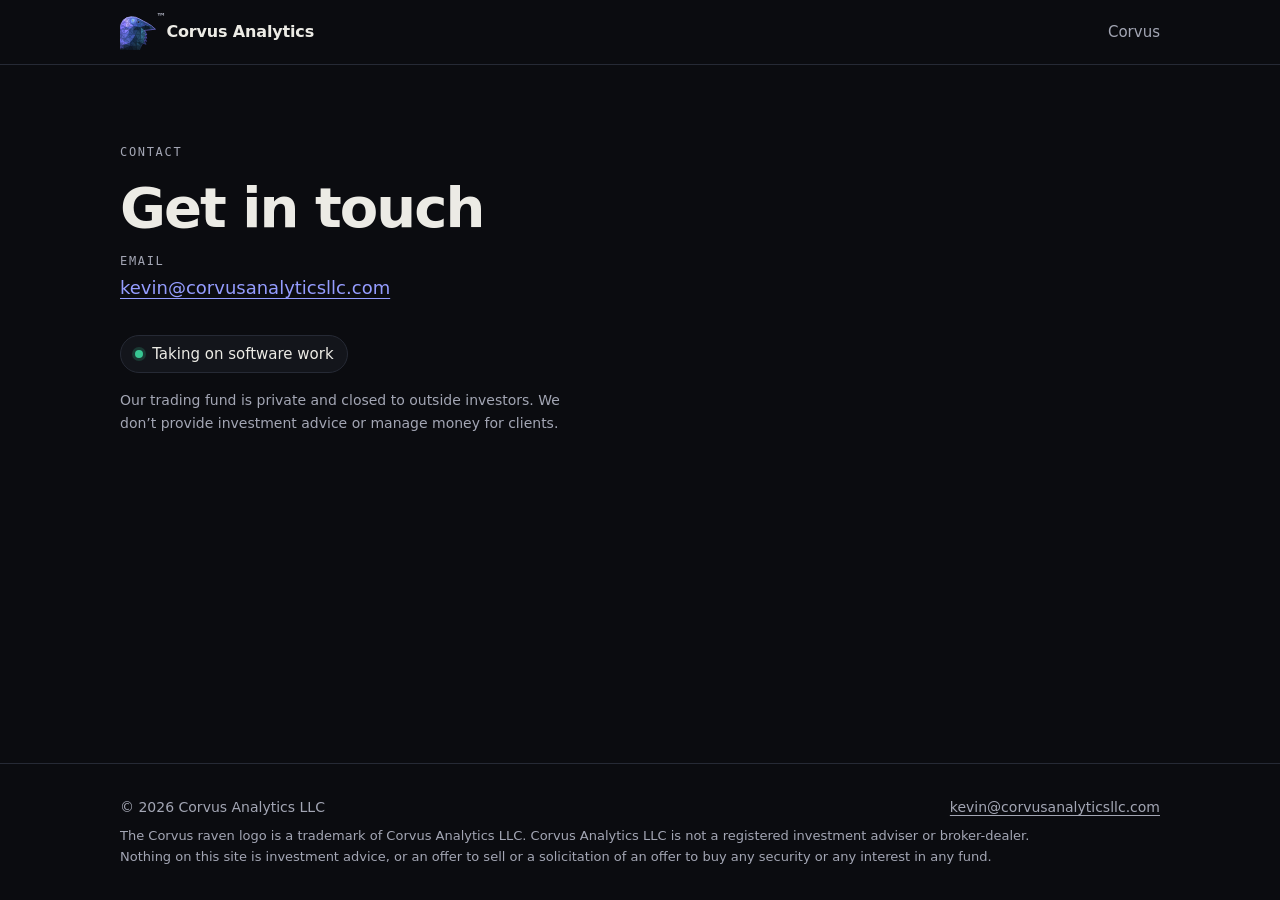
<file: contact.html>
<!doctype html>
<html lang="en">
<head>
  <meta charset="utf-8">
  <meta name="viewport" content="width=device-width, initial-scale=1">
  <meta http-equiv="Content-Security-Policy" content="default-src 'self'; script-src 'self'; style-src 'self'; img-src 'self' data:; base-uri 'self'; form-action 'none'; object-src 'none'">
  <!-- Stub, hidden from the nav. Remove this line when the page goes in the nav (tools/chrome.mjs). -->
  <meta name="robots" content="noindex">
  <title>Contact · Corvus Analytics LLC</title>
  <meta name="description" content="Contact Corvus Analytics LLC.">
  <link rel="canonical" href="https://corvusanalyticsllc.com/contact.html">
  <meta name="color-scheme" content="dark">
  <meta name="theme-color" content="#0b0c10">
  <link rel="icon" href="/assets/favicon.svg" type="image/svg+xml">
  <link rel="apple-touch-icon" href="/assets/apple-touch-icon.png">
  <link rel="stylesheet" href="/assets/site.css?v=20261021c">
</head>
<body>
  <a class="skip" href="#main">Skip to content</a>
  <!-- site:header -->
  <header class="site-header">
    <div class="wrap header-inner">
      <a class="brand" href="/"><span class="brand-mark"><img src="/assets/corvus-icon.svg" width="36" height="36" alt=""><span class="tm" aria-hidden="true">&trade;</span></span><span>Corvus Analytics</span></a>
      <nav class="nav" aria-label="Primary"><ul><li><a href="/corvus/">Corvus</a></li></ul></nav>
    </div>
  </header>
  <!-- /site:header -->

  <main id="main" class="page">
    <div class="wrap">
      <p class="eyebrow">Contact</p>
      <h1>Get in touch</h1>
      <dl>
        <div>
          <dt>Email</dt>
          <dd><a href="mailto:kevin@corvusanalyticsllc.com">kevin@corvusanalyticsllc.com</a></dd>
        </div>
      </dl>
      <p class="status open">Taking on software work</p>
      <p class="note">Our trading fund is private and closed to outside investors. We don&rsquo;t provide investment advice or manage money for clients.</p>
    </div>
  </main>

  <!-- site:footer -->
  <footer class="site-footer">
    <div class="wrap footer-inner">
      <p>&copy; 2026 Corvus Analytics LLC</p>
      <p><a href="mailto:kevin@corvusanalyticsllc.com">kevin@corvusanalyticsllc.com</a></p>
      <p class="fine">The Corvus raven logo is a trademark of Corvus Analytics LLC. Corvus Analytics LLC is not a registered investment adviser or broker-dealer. Nothing on this site is investment advice, or an offer to sell or a solicitation of an offer to buy any security or any interest in any fund.</p>
    </div>
  </footer>
  <!-- /site:footer -->
</body>
</html>
</file>
<file: assets/site.css>
/* Corvus Analytics: the one stylesheet every page shares. Mobile first, dark. */

:root {
  color-scheme: dark;
  --bg: #0b0c10;
  --surface: #13151b;
  --surface-2: #181b23;
  --ink: #ecebe5;
  --muted: #a3a6b4;
  --line: #262a35;
  --accent: #959dff;
  --accent-soft: #252851;
  --on-accent: #0b0c10;
  --glow: #7b6cff;
  --cyan: #8fe9ff;
  --up: #38c793;
  --down: #ff7d66;

  --font: system-ui, -apple-system, "Segoe UI", Roboto, "Helvetica Neue", Arial, sans-serif;
  --mono: ui-monospace, "Cascadia Mono", "SF Mono", Menlo, Consolas, monospace;
  --wrap: 68rem;
  --radius: 14px;
}

/* Base */

*,
*::before,
*::after {
  box-sizing: border-box;
}

html {
  -webkit-text-size-adjust: 100%;
  text-size-adjust: 100%;
  scroll-behavior: smooth;
}

body {
  margin: 0;
  min-height: 100vh;
  display: flex;
  flex-direction: column;
  background: var(--bg);
  color: var(--ink);
  font: 400 1rem/1.6 var(--font);
  -webkit-font-smoothing: antialiased;
}

main {
  flex: 1;
}

img,
svg {
  display: block;
  max-width: 100%;
  height: auto;
}

h1,
h2,
h3 {
  margin: 0;
  line-height: 1.1;
  letter-spacing: -0.02em;
  text-wrap: balance;
}

p {
  margin: 0;
  text-wrap: pretty;
}

a {
  color: var(--accent);
  text-decoration-thickness: 1px;
  text-underline-offset: 0.2em;
}

a:hover {
  text-decoration-thickness: 2px;
}

:focus-visible {
  outline: 2px solid var(--accent);
  outline-offset: 3px;
  border-radius: 4px;
}

.wrap {
  width: 100%;
  max-width: var(--wrap);
  margin-inline: auto;
  padding-inline: 1rem;
}

@media (min-width: 40rem) {
  .wrap {
    padding-inline: 1.5rem;
  }
}

.sr-only {
  position: absolute;
  width: 1px;
  height: 1px;
  margin: -1px;
  overflow: hidden;
  clip-path: inset(50%);
  white-space: nowrap;
}

.skip {
  position: absolute;
  top: -4rem;
  left: 1rem;
  z-index: 10;
  padding: 0.6rem 1rem;
  border-radius: 8px;
  background: var(--ink);
  color: var(--bg);
  font-weight: 600;
  text-decoration: none;
}

.skip:focus {
  top: 1rem;
}

.eyebrow {
  margin-bottom: 1rem;
  color: var(--muted);
  font: 500 0.75rem/1.3 var(--mono);
  letter-spacing: 0.14em;
  text-transform: uppercase;
}

/* Header and footer (filled by site.js) */

.site-header {
  min-height: 4rem;
  border-bottom: 1px solid var(--line);
}

.header-inner {
  display: flex;
  align-items: center;
  justify-content: space-between;
  gap: 1rem;
  min-height: 4rem;
}

.brand {
  display: inline-flex;
  align-items: center;
  gap: 0.65rem;
  color: var(--ink);
  font-weight: 650;
  letter-spacing: -0.01em;
  text-decoration: none;
}

.brand img {
  width: 2.25rem;
  height: 2.25rem;
}

.brand-mark {
  position: relative;
  display: inline-flex;
}

.brand-mark .tm {
  position: absolute;
  top: -0.15rem;
  right: -0.6rem;
  color: var(--muted);
  font-size: 0.6rem;
  font-weight: 600;
  line-height: 1;
}

.nav ul {
  display: flex;
  gap: 1.25rem;
  margin: 0;
  padding: 0;
  list-style: none;
}

.nav a {
  color: var(--muted);
  font-size: 0.9375rem;
  text-decoration: none;
}

.nav a:hover,
.nav a[aria-current="page"] {
  color: var(--ink);
  text-decoration: underline;
}

.site-footer {
  min-height: 7rem;
  border-top: 1px solid var(--line);
  color: var(--muted);
  font-size: 0.875rem;
}

.footer-inner {
  display: grid;
  gap: 0.5rem;
  padding-block: 2rem;
}

.footer-inner a {
  color: inherit;
}

.fine {
  max-width: 60rem;
  font-size: 0.8125rem;
}

@media (min-width: 48rem) {
  .footer-inner {
    grid-template-columns: 1fr auto;
  }

  .fine {
    grid-column: 1 / -1;
  }
}

/* Buttons and badges */

.actions {
  display: flex;
  flex-wrap: wrap;
  gap: 0.75rem;
}

.button {
  display: inline-flex;
  align-items: center;
  gap: 0.6rem;
  min-height: 2.75rem;
  padding: 0.65rem 1.15rem;
  border: 1px solid transparent;
  border-radius: 10px;
  background: var(--ink);
  color: var(--bg);
  font-weight: 600;
  text-decoration: none;
  overflow-wrap: anywhere;
  transition: background-color 0.15s ease, border-color 0.15s ease, color 0.15s ease;
}

.button:hover {
  background: var(--accent);
  color: var(--on-accent);
}

.button.ghost {
  border-color: var(--line);
  background: transparent;
  color: var(--ink);
}

.button.ghost:hover {
  border-color: var(--accent);
  color: var(--accent);
}

.button svg {
  flex: none;
  width: 1.15rem;
  height: 1.15rem;
}

.status {
  display: inline-flex;
  align-items: center;
  gap: 0.6rem;
  padding: 0.4rem 0.85rem;
  border: 1px solid var(--line);
  border-radius: 999px;
  background: var(--surface);
  font-size: 0.9375rem;
}

.status::before {
  content: "";
  flex: none;
  width: 0.5rem;
  height: 0.5rem;
  border-radius: 50%;
  background: var(--muted);
}

.status.open::before {
  background: var(--up);
  box-shadow: 0 0 0 3px rgb(56 199 147 / 0.2);
}

p.note {
  max-width: 52ch;
  margin: 0;
  color: var(--muted);
  font-size: 0.875rem;
}

.page .status + .note {
  margin-top: 1rem;
}

/* Home: hero */

.hero {
  position: relative;
  overflow: hidden;
  padding-block: 2.5rem 3.5rem;
}

.hero::before {
  content: "";
  position: absolute;
  inset: -20% -10% auto auto;
  width: 70rem;
  height: 50rem;
  background: radial-gradient(closest-side, rgb(123 108 255 / 0.14), transparent);
  pointer-events: none;
}

.hero-grid {
  position: relative;
  display: grid;
  gap: 1.5rem;
  align-items: center;
}

.hero-mark {
  order: -1;
  width: min(62%, 15rem);
  margin: 0 auto;
  animation: hover 7s ease-in-out infinite;
}

.hero h1 {
  margin-bottom: 1.25rem;
  font-size: clamp(2.6rem, 6vw + 1rem, 4.75rem);
  line-height: 1.02;
  letter-spacing: -0.04em;
}

.lede {
  max-width: 30ch;
  margin-bottom: 1.25rem;
  color: var(--muted);
  font-size: clamp(1.125rem, 0.8vw + 1rem, 1.375rem);
  line-height: 1.5;
}

.lede strong {
  color: var(--ink);
  font-weight: 600;
}

.tags {
  display: flex;
  flex-wrap: wrap;
  gap: 0.4rem 1.1rem;
  margin: 0 0 2rem;
  padding: 0;
  list-style: none;
  color: var(--cyan);
  font: 500 0.75rem/1.3 var(--mono);
  letter-spacing: 0.14em;
  text-transform: uppercase;
}

.tags li {
  display: inline-flex;
  align-items: center;
  gap: 0.5rem;
}

.tags li::before {
  content: "";
  width: 0.375rem;
  height: 0.375rem;
  transform: rotate(45deg);
  background: var(--glow);
}

@keyframes hover {
  50% {
    transform: translateY(-8px);
  }
}

@media (min-width: 52rem) {
  .hero {
    padding-block: 4.5rem 5rem;
  }

  .hero-grid {
    grid-template-columns: 1.1fr 0.9fr;
    gap: 3rem;
  }

  .hero-mark {
    order: 0;
    width: 100%;
    max-width: 29rem;
    margin-right: -1rem;
  }
}

/* Home: practices */

.practices {
  padding-block: 3.5rem 4rem;
  border-top: 1px solid var(--line);
}

.section-intro {
  display: grid;
  gap: 1rem;
  margin-bottom: 2rem;
}

.section-intro h2 {
  font-size: clamp(2rem, 3vw + 1rem, 3rem);
  letter-spacing: -0.035em;
}

.section-intro > p {
  max-width: 46ch;
  color: var(--muted);
  font-size: 1.0625rem;
}

.cards {
  display: grid;
  gap: 1rem;
  margin: 0;
  padding: 0;
  list-style: none;
}

.card {
  position: relative;
  display: flex;
  flex-direction: column;
  padding: 1.5rem 1.35rem 1.35rem;
  overflow: hidden;
  border: 1px solid var(--line);
  border-radius: var(--radius);
  background: linear-gradient(180deg, rgb(123 108 255 / 0.07), transparent 45%), var(--surface);
  transition: border-color 0.2s ease, transform 0.2s ease;
}

.card:hover {
  border-color: rgb(149 157 255 / 0.45);
  transform: translateY(-2px);
}

.card-head {
  display: flex;
  align-items: baseline;
  justify-content: space-between;
  margin-bottom: 2.25rem;
  color: var(--muted);
  font: 500 0.75rem/1.3 var(--mono);
  letter-spacing: 0.14em;
  text-transform: uppercase;
}

.card-head span:last-child {
  color: var(--cyan);
}

.card h3 {
  margin-bottom: 0.6rem;
  font-size: 1.375rem;
  letter-spacing: -0.025em;
}

.card p {
  margin-bottom: 1.5rem;
  color: var(--muted);
  font-size: 0.9375rem;
}

.card-foot {
  margin-top: auto;
  font-size: 0.9375rem;
  font-weight: 600;
}

.card-foot a {
  text-decoration: none;
}

.card-foot a:hover {
  text-decoration: underline;
}

.card-foot span {
  color: var(--muted);
  font: 500 0.75rem/1.3 var(--mono);
  letter-spacing: 0.14em;
  text-transform: uppercase;
}

@media (min-width: 52rem) {
  .practices {
    padding-block: 5rem 5.5rem;
  }

  .section-intro {
    grid-template-columns: 1fr 1fr;
    align-items: end;
    gap: 3rem;
    margin-bottom: 2.5rem;
  }

  /* one column per card, however many are live */
  .cards {
    grid-auto-columns: minmax(0, 1fr);
    grid-auto-flow: column;
    gap: 1.25rem;
  }
}

/* Home: Corvus */

.corvus {
  padding-block: 3.5rem 4rem;
  border-top: 1px solid var(--line);
  background: var(--surface-2);
}

.pillars {
  display: grid;
  gap: 1rem;
  margin: 0;
  padding: 0;
  list-style: none;
}

.pillars li {
  padding: 1.25rem;
  border: 1px solid var(--line);
  border-radius: var(--radius);
  background: var(--surface);
}

.pillars svg {
  width: 1.5rem;
  height: 1.5rem;
  margin-bottom: 0.9rem;
  color: var(--accent);
}

.pillars h3 {
  margin-bottom: 0.4rem;
  font-size: 1.0625rem;
}

.pillars p {
  color: var(--muted);
  font-size: 0.9375rem;
}

@media (min-width: 52rem) {
  .corvus {
    padding-block: 5rem 5.5rem;
  }

  .pillars {
    grid-template-columns: repeat(2, 1fr);
    gap: 1.25rem;
  }
}

@media (min-width: 64rem) {
  .pillars {
    grid-template-columns: repeat(4, 1fr);
  }
}

/* The Corvus desk window: a mock of the real one, in its own palette (corvus-demo.js runs it) */

.dx {
  --dx-bg: #0b1219;
  --dx-panel: #111c26;
  --dx-panel-2: #16232f;
  --dx-line: #223241;
  --dx-line-2: #344656;
  --dx-fg: #dbe5ec;
  --dx-dim: #7f93a3;
  --dx-dimmer: #56697a;
  --dx-amber: #f5a524;
  --dx-green: #34d0a0;
  --dx-red: #ff6b5b;
  --dx-blue: #6cb6ff;
  --dx-violet: #b69cff;
  --dx-pink: #ff8fc7;
  --dx-display: "Bahnschrift", "Arial Narrow", "Segoe UI", system-ui, sans-serif;
  margin: 0 0 2.5rem;
}

.dx figcaption {
  margin-top: 0.85rem;
  color: var(--muted);
  font: 500 0.6875rem/1.5 var(--mono);
  letter-spacing: 0.08em;
  text-align: center;
}

.dx-win {
  container-type: inline-size;
  overflow: hidden;
  border: 1px solid var(--dx-line);
  border-radius: 14px;
  background: var(--dx-bg);
  color: var(--dx-fg);
  font: 400 13px/1.45 "Segoe UI", system-ui, -apple-system, sans-serif;
  box-shadow: 0 1px 2px rgb(0 0 0 / 0.3), 0 30px 80px -36px rgb(108 182 255 / 0.4);
}

.dx-title {
  display: flex;
  align-items: center;
  gap: 10px;
  padding: 9px 14px;
  border-bottom: 1px solid var(--dx-line);
  background: #0e1720;
}

/* the raven, top left of the title bar only (the img carries its size too, so a stale stylesheet can't blow it up) */
.dx-mark {
  display: block;
  flex: none;
  width: 24px;
  height: 24px;
  filter: drop-shadow(0 0 5px rgb(123 108 255 / 0.35));
}

.dx-brand {
  display: inline-flex;
  align-items: baseline;
  gap: 8px;
  color: #fff;
  font: 700 17px/1 var(--dx-display);
  font-stretch: condensed;
  letter-spacing: 0.06em;
}

.dx-brand small {
  color: var(--dx-dim);
  font: 500 10px/1 var(--mono);
  font-stretch: normal;
  letter-spacing: 0.14em;
}

.dx-pill {
  padding: 2px 9px;
  border: 1px solid rgb(52 208 160 / 0.45);
  border-radius: 999px;
  background: rgb(52 208 160 / 0.1);
  color: var(--dx-green);
  font: 600 11px/1.4 var(--mono);
  white-space: nowrap;
}

.dx-spacer {
  flex: 1;
}

.dx-conn {
  display: inline-flex;
  align-items: center;
  gap: 6px;
  color: var(--dx-dim);
  font: 11px var(--mono);
}

.dx-conn::before {
  content: "";
  width: 8px;
  height: 8px;
  border-radius: 50%;
  background: var(--dx-green);
  box-shadow: 0 0 0 3px rgb(52 208 160 / 0.18);
}

.dx-status {
  display: flex;
  flex-wrap: wrap;
  align-items: center;
  gap: 6px 14px;
  padding: 7px 14px;
  border-bottom: 1px solid var(--dx-line);
  color: var(--dx-dim);
  font: 11px var(--mono);
}

.dx-status b {
  color: var(--dx-green);
  font-weight: 500;
}

.dx-status b.off {
  color: var(--dx-fg);
}

.dx-halt {
  padding: 1px 9px;
  border: 1px solid rgb(255 107 91 / 0.5);
  border-radius: 999px;
  color: var(--dx-red);
  font-weight: 600;
}

.dx-grid {
  display: grid;
  gap: 12px;
  padding: 12px;
}

.dx-col {
  display: grid;
  align-content: start;
  gap: 10px;
  min-width: 0;
}

.dx-lbl {
  display: flex;
  gap: 8px;
  align-items: baseline;
  color: var(--dx-dim);
  font: 10px var(--mono);
  letter-spacing: 0.12em;
  text-transform: uppercase;
}

.dx-lbl span {
  color: var(--dx-dimmer);
  letter-spacing: 0;
  text-transform: none;
}

/* the orb */

.dx-orb {
  position: relative;
  height: 230px;
  overflow: hidden;
  border: 1px solid var(--dx-line);
  border-radius: 12px;
  background: #070c12;
  cursor: pointer;
}

.dx-orb canvas {
  position: absolute;
  inset: 0;
  width: 100%;
  height: 100%;
}

.dx-orb-top {
  position: absolute;
  top: 10px;
  left: 12px;
  right: 12px;
  display: flex;
  align-items: center;
  gap: 10px;
  pointer-events: none;
}

.dx-name {
  color: #fff;
  font: 700 14px/1 var(--dx-display);
  font-stretch: condensed;
  letter-spacing: 0.16em;
}

.dx-state {
  color: var(--dx-green);
  font: 600 11px/1 var(--mono);
  letter-spacing: 0.1em;
}

.dx-orb[data-state="speaking"] .dx-state {
  color: var(--dx-violet);
}

.dx-orb[data-state="muted"] .dx-state {
  color: var(--dx-dim);
}

.dx-sub {
  position: absolute;
  bottom: 9px;
  left: 12px;
  right: 12px;
  min-height: 1.45em;
  color: var(--dx-dim);
  font-size: 12px;
  text-align: center;
  text-shadow: 0 0 6px #070c12, 0 0 2px #070c12;
  pointer-events: none;
}

.dx-orb[data-state="speaking"] .dx-sub {
  color: var(--dx-fg);
}

/* heard, with each word underlined by what it is */

.dx-heard {
  display: grid;
  gap: 6px;
  padding: 2px;
}

.dx-line {
  min-height: 1.6em;
  margin: 0;
  color: #fff;
  font-size: 18px;
  line-height: 1.6;
  overflow-wrap: anywhere;
}

.dx-line.none {
  color: var(--dx-dimmer);
  font-size: 14px;
}

.dx-line::after {
  content: "";
  display: inline-block;
  width: 2px;
  height: 1.05em;
  margin-left: 2px;
  vertical-align: -0.15em;
  background: var(--dx-green);
  opacity: 0;
}

.dx-line.typing::after {
  opacity: 1;
}

.dx .tk {
  position: relative;
  padding-bottom: 1px;
  border-bottom: 2px solid;
}

.dx .tk.verb { border-color: var(--dx-amber); }
.dx .tk.qty { border-color: var(--dx-green); }
.dx .tk.sym { border-color: var(--dx-blue); }
.dx .tk.exp { border-color: var(--dx-violet); }
.dx .tk.con { border-color: var(--dx-pink); }
.dx .tk.px { border-color: #e6e6e6; }

.dx .tk:hover::after {
  content: attr(data-k);
  position: absolute;
  bottom: calc(100% + 4px);
  left: 50%;
  transform: translateX(-50%);
  padding: 2px 7px;
  border: 1px solid var(--dx-line-2);
  border-radius: 6px;
  background: var(--dx-panel-2);
  color: var(--dx-fg);
  font: 600 10px/1.4 var(--mono);
  letter-spacing: 0.08em;
  text-transform: uppercase;
  white-space: nowrap;
}

/* the order slot: the idle note and the ticket share one cell, so nothing below moves */

.dx-slot {
  display: grid;
}

.dx-slot > * {
  grid-area: 1 / 1;
}

.dx-idle {
  display: grid;
  align-content: center;
  gap: 6px;
  padding: 16px 14px;
  border: 1px dashed var(--dx-line-2);
  border-radius: 12px;
  color: var(--dx-dim);
  transition: opacity 0.25s ease;
}

.dx-idle > b {
  color: var(--dx-fg);
  font-weight: 500;
}

.dx-choices {
  display: flex;
  flex-wrap: wrap;
  gap: 6px;
  margin-top: 6px;
}

.dx-choices span {
  display: grid;
  gap: 1px;
  padding: 6px 10px;
  border: 1px solid var(--dx-line-2);
  border-radius: 8px;
  background: var(--dx-panel-2);
  font-size: 11px;
  transition: border-color 0.15s ease;
}

.dx-choices span:hover {
  border-color: var(--dx-amber);
}

.dx-choices b {
  color: #fff;
  font: 600 12px var(--mono);
}

.dx-ticket {
  display: grid;
  gap: 10px;
  padding: 12px 14px;
  border: 1px solid rgb(245 165 36 / 0.55);
  border-radius: 12px;
  background: linear-gradient(180deg, #1a2733, #131e28);
  opacity: 0;
  transform: translateY(6px);
  transition: opacity 0.3s ease, transform 0.3s ease, border-color 0.3s ease;
}

.dx-slot.up .dx-ticket {
  opacity: 1;
  transform: none;
}

.dx-slot.up .dx-idle {
  opacity: 0;
}

.dx-slot.sent .dx-ticket {
  border-color: rgb(52 208 160 / 0.7);
  box-shadow: 0 0 0 3px rgb(52 208 160 / 0.15);
}

.dx-t-top {
  display: flex;
  align-items: center;
  justify-content: space-between;
  gap: 10px;
}

.dx-side {
  padding: 2px 8px;
  border: 1px solid rgb(52 208 160 / 0.4);
  border-radius: 6px;
  background: rgb(52 208 160 / 0.12);
  color: var(--dx-green);
  font: 600 11px/1.4 var(--mono);
  letter-spacing: 0.1em;
}

.dx-timer {
  display: flex;
  align-items: center;
  gap: 6px;
  color: var(--dx-amber);
  font: 11px var(--mono);
}

.dx-timer svg {
  width: 22px;
  height: 22px;
  transform: rotate(-90deg);
  fill: none;
  stroke-width: 2.5;
}

.dx-timer circle {
  stroke: var(--dx-line-2);
}

.dx-timer circle.run {
  stroke: var(--dx-amber);
  stroke-dasharray: 1;
  stroke-dashoffset: 0;
}

.dx-slot.up .dx-timer circle.run {
  animation: dx-timer 6s linear forwards;
}

@keyframes dx-timer {
  to {
    stroke-dashoffset: 1;
  }
}

.dx-t-main {
  color: #fff;
  font: 700 34px/1.05 var(--dx-display);
  font-stretch: condensed;
  letter-spacing: 0.01em;
}

.dx-t-main .x {
  margin: 0 4px;
  color: var(--dx-dim);
  font-weight: 400;
}

.dx-t-sub {
  font: 12px var(--mono);
}

.dx-t-sub .px {
  color: var(--dx-amber);
  font-weight: 600;
}

.dx-ladder {
  display: grid;
  gap: 4px;
}

.dx-lad-bar {
  position: relative;
  height: 8px;
  border-radius: 4px;
  background: #1d2b38;
}

.dx-lad-bar .spread {
  position: absolute;
  inset: 0 34% 0 30%;
  border-radius: 4px;
  background: linear-gradient(90deg, rgb(108 182 255 / 0.55), rgb(255 107 91 / 0.55));
}

.dx-lad-bar .mid {
  position: absolute;
  top: -2px;
  left: 48%;
  width: 1px;
  height: 12px;
  background: #fff;
  opacity: 0.5;
}

.dx-lad-bar .mark {
  position: absolute;
  top: -4px;
  left: 45%;
  width: 3px;
  height: 16px;
  margin-left: -1px;
  border-radius: 2px;
  background: var(--dx-amber);
}

.dx-lad-row {
  display: flex;
  justify-content: space-between;
  color: var(--dx-dim);
  font: 11px var(--mono);
}

.dx-guards {
  display: flex;
  flex-wrap: wrap;
  gap: 5px;
}

.dx-guards span {
  padding: 1px 7px;
  border: 1px solid rgb(52 208 160 / 0.35);
  border-radius: 999px;
  color: var(--dx-green);
  font: 10.5px var(--mono);
}

.dx-act {
  display: grid;
  grid-template-columns: 1fr auto;
  gap: 8px;
}

.dx-btn {
  display: flex;
  align-items: center;
  justify-content: space-between;
  gap: 10px;
  padding: 10px 12px;
  border: 1px solid;
  border-radius: 8px;
  font: 600 12px var(--mono);
  transition: filter 0.15s ease, border-color 0.15s ease;
}

.dx-btn.send {
  border-color: var(--dx-amber);
  background: var(--dx-amber);
  color: #1a1205;
}

.dx-btn.send:hover,
.dx-slot.sent .dx-btn.send {
  filter: brightness(1.12);
}

.dx-btn.scr {
  border-color: var(--dx-line-2);
  color: var(--dx-fg);
}

.dx-btn.scr:hover {
  border-color: var(--dx-dim);
}

.dx-btn kbd {
  padding: 1px 6px;
  border: 1px solid rgb(0 0 0 / 0.25);
  border-radius: 4px;
  background: rgb(0 0 0 / 0.18);
  color: inherit;
  font: 10.5px var(--mono);
}

.dx-btn.scr kbd {
  border-color: var(--dx-line-2);
  background: transparent;
}

/* the chart, in Corvus's colours */

.dx .dx-chart {
  --up: var(--dx-green);
  --down: var(--dx-red);
  --accent: var(--dx-violet);
  --line: var(--dx-line);
  --surface: #091018;
  --muted: var(--dx-dim);
  --ink: var(--dx-fg);
  overflow: hidden;
  border: 1px solid var(--dx-line);
  border-radius: 8px;
  background: #091018;
  cursor: crosshair;
}

.dx-chart svg {
  width: 100%;
}

.cx-grid { fill: none; stroke: var(--line); stroke-dasharray: 2 5; }
.cx-band { fill: var(--accent); fill-opacity: 0.08; }
.cx-band-edge { fill: none; stroke: var(--accent); stroke-opacity: 0.35; }
.cx-up { fill: var(--up); stroke: var(--up); }
.cx-down { fill: var(--down); stroke: var(--down); }
.cx-up line,
.cx-down line { stroke-width: 1.5; }
.cx-up rect,
.cx-down rect { stroke: none; }
.cx-up.hot,
.cx-down.hot { filter: brightness(1.5); }
.cx-trend { stroke: var(--accent); stroke-width: 2; stroke-linecap: round; }
.cx-handle { fill: var(--surface); stroke: var(--accent); stroke-width: 2; transition: opacity 0.3s ease; }
.cx-last { stroke: var(--muted); stroke-dasharray: 2 3; }
.cx-last-dot { fill: var(--ink); }

.dx-cross line {
  stroke: var(--dx-dim);
  stroke-dasharray: 3 3;
  opacity: 0;
}

.dx-cross.on line {
  opacity: 0.7;
}

/* the chart and Corvus's written answer share one cell; the answer fades in over the chart */

.dx-view {
  display: grid;
}

.dx-view > * {
  grid-area: 1 / 1;
  transition: opacity 0.35s ease;
}

.dx-chart {
  align-self: center;
}

.dx-ans {
  display: grid;
  align-content: start;
  gap: 8px;
  overflow: hidden;
  padding: 12px 16px;
  border: 1px solid rgb(182 156 255 / 0.45);
  border-radius: 10px;
  background: var(--dx-panel);
  opacity: 0;
}

.dx-view.ans .dx-ans {
  opacity: 1;
}

.dx-view.ans .dx-chart {
  opacity: 0;
}

.dx-ans-title {
  margin: 0;
  color: #fff;
  font: 700 19px/1.25 var(--dx-display);
  font-stretch: condensed;
}

.dx-ans-body {
  display: grid;
  gap: 6px;
  margin: 0;
  padding: 0;
  list-style: none;
  font-size: 12.5px;
  line-height: 1.5;
}

.dx-ans-body li {
  padding-left: 12px;
  border-left: 2px solid var(--dx-line-2);
}

.dx-ans-body b {
  margin-right: 6px;
  color: #fff;
  font-weight: 600;
}

.dx-ans-read {
  margin: 0;
  color: var(--dx-violet);
  font-size: 12.5px;
  line-height: 1.5;
}

/* the brain: which external model tier is working, and what Corvus has learned */

.dx-brain {
  display: grid;
  grid-template-columns: repeat(3, minmax(0, 1fr));
  gap: 6px;
}

.dx-brain div {
  --tier: var(--dx-dim);
  position: relative;
  display: grid;
  gap: 1px;
  min-width: 0;
  padding: 6px 10px 6px 24px;
  border: 1px solid var(--dx-line);
  border-radius: 8px;
  background: var(--dx-panel);
  transition: border-color 0.25s ease, background-color 0.25s ease;
}

.dx-brain [data-tier="fast"] { --tier: var(--dx-green); }
.dx-brain [data-tier="core"] { --tier: var(--dx-blue); }
.dx-brain [data-tier="expert"] { --tier: var(--dx-violet); }

.dx-brain div::before {
  content: "";
  position: absolute;
  top: 11px;
  left: 10px;
  width: 7px;
  height: 7px;
  border-radius: 50%;
  background: var(--dx-dimmer);
  transition: background-color 0.25s ease, box-shadow 0.25s ease;
}

.dx-brain div.on {
  border-color: var(--tier);
  background: var(--dx-panel-2);
}

.dx-brain div.on::before {
  background: var(--tier);
  box-shadow: 0 0 0 3px color-mix(in srgb, var(--tier) 25%, transparent);
  animation: dx-think 0.9s ease-in-out infinite;
}

.dx-brain b {
  color: var(--tier);
  font: 600 11px/1.4 var(--mono);
  letter-spacing: 0.1em;
  text-transform: uppercase;
}

.dx-brain span {
  color: var(--dx-dim);
  font-size: 11px;
  line-height: 1.35;
}

@keyframes dx-think {
  50% {
    opacity: 0.35;
  }
}

.dx-learned {
  display: grid;
  gap: 4px;
  margin: 0;
  padding: 0;
  list-style: none;
  font: 11px/1.5 var(--mono);
}

.dx-learned li {
  display: grid;
  grid-template-columns: 62px minmax(0, 1fr);
  gap: 8px;
  padding: 4px 10px;
  border: 1px solid var(--dx-line);
  border-radius: 6px;
  background: var(--dx-panel);
}

.dx-learned li.new {
  animation: dx-learn 2.4s ease-out;
}

.dx-learned b {
  color: var(--dx-amber);
  font-weight: 600;
}

.dx-learned span {
  overflow: hidden;
  color: var(--dx-fg);
  text-overflow: ellipsis;
  white-space: nowrap;
}

@keyframes dx-learn {
  from {
    border-color: var(--dx-amber);
    background: rgb(245 165 36 / 0.14);
  }
}

.dx-feed {
  display: flex;
  flex-direction: column;
  justify-content: flex-end;
  height: calc(6 * 1.65em + 16px);
  overflow: hidden;
  padding: 8px 10px;
  border: 1px solid var(--dx-line);
  border-radius: 8px;
  background: #091018;
  color: var(--dx-dim);
  font: 11px/1.65 var(--mono);
}

.dx-feed div {
  display: grid;
  grid-template-columns: 62px minmax(0, 1fr);
  gap: 8px;
  white-space: nowrap;
}

.dx-feed div span:last-child {
  overflow: hidden;
  text-overflow: ellipsis;
}

.dx-feed .t { color: var(--dx-dimmer); }
.dx-feed .heard { color: var(--dx-fg); }
.dx-feed .ticket { color: var(--dx-amber); }
.dx-feed .sent { color: var(--dx-green); }
.dx-feed .answer { color: var(--dx-blue); }

@container (min-width: 700px) {
  .dx-grid {
    grid-template-columns: minmax(0, 0.9fr) minmax(0, 1.1fr);
  }

  .dx-col:first-child {
    grid-template-rows: auto auto 1fr;
    align-content: stretch;
  }

  .dx-orb {
    height: 280px;
  }

  .dx-ticket {
    align-self: start;
  }
}

@container (max-width: 520px) {
  .dx-status span:nth-child(n + 3):not(.dx-halt),
  .dx-feed-lbl,
  .dx-feed {
    display: none;
  }

  .dx-brain {
    grid-template-columns: minmax(0, 1fr);
  }

  .dx-brain div {
    display: flex;
    gap: 8px;
    align-items: baseline;
  }

  .dx-ans-body li,
  .dx-ans-read {
    display: -webkit-box;
    overflow: hidden;
    -webkit-box-orient: vertical;
    -webkit-line-clamp: 3;
  }

  .dx-line {
    min-height: 3.2em;
  }

  .dx-orb {
    height: 200px;
  }
}

/* Home: contact */

.cta {
  padding-block: 3.5rem 4rem;
  border-top: 1px solid var(--line);
}

.cta-grid {
  display: grid;
  gap: 2.5rem;
  align-items: center;
}

.cta h2 {
  margin-bottom: 1rem;
  font-size: clamp(2rem, 3vw + 1rem, 3rem);
  letter-spacing: -0.035em;
}

.cta-grid p:not(.eyebrow, .note) {
  max-width: 40ch;
  margin-bottom: 1.75rem;
  color: var(--muted);
  font-size: 1.0625rem;
}

.sky-art {
  width: min(80%, 17rem);
  margin: 0 auto;
}

.sky-art figcaption {
  margin-top: 0.75rem;
  color: var(--muted);
  font: 500 0.6875rem/1.3 var(--mono);
  letter-spacing: 0.14em;
  text-align: center;
  text-transform: uppercase;
}

@media (min-width: 52rem) {
  .cta {
    padding-block: 5rem 5.5rem;
  }

  .cta-grid {
    grid-template-columns: 1.2fr 0.8fr;
    gap: 3rem;
  }

  .sky-art {
    width: 100%;
    max-width: 20rem;
    margin-right: 0;
  }
}

/* The constellation */

.sky-disc {
  fill: var(--surface);
  stroke: var(--line);
}

.sky-grid path {
  fill: none;
  stroke: var(--line);
  stroke-dasharray: 1 5;
  stroke-linecap: round;
}

.sky-ring {
  fill: none;
  stroke: var(--line);
  stroke-dasharray: 3 6;
}

.sky-figure {
  fill: none;
  stroke: var(--accent);
  stroke-width: 1.4;
  stroke-linejoin: round;
}

.sky-stars circle {
  fill: var(--ink);
}

.sky-stars .sky-halo {
  fill: var(--accent);
  opacity: 0.16;
  transform-box: fill-box;
  transform-origin: center;
  animation: twinkle 5s ease-in-out infinite;
}

.sky-stars .sky-halo:nth-of-type(2) { animation-delay: -1.2s; }
.sky-stars .sky-halo:nth-of-type(3) { animation-delay: -2.6s; }
.sky-stars .sky-halo:nth-of-type(4) { animation-delay: -3.4s; }
.sky-stars .sky-halo:nth-of-type(5) { animation-delay: -4.1s; }

.sky-labels text {
  fill: var(--muted);
  font: 500 7.5px var(--mono);
  letter-spacing: 0.14em;
}

@keyframes twinkle {
  50% {
    opacity: 0.05;
    transform: scale(0.7);
  }
}

.more {
  margin: 1.5rem 0 0;
  font-weight: 600;
}

.more a {
  text-decoration: none;
}

.more a:hover {
  text-decoration: underline;
}

/* Home: questions */

.faq {
  padding-block: 3.5rem 4rem;
  border-top: 1px solid var(--line);
}

.faq-list {
  display: grid;
  gap: 0.75rem;
  max-width: 52rem;
}

.faq details {
  border: 1px solid var(--line);
  border-radius: var(--radius);
  background: var(--surface);
}

.faq summary {
  display: flex;
  align-items: center;
  justify-content: space-between;
  gap: 1rem;
  padding: 1rem 1.25rem;
  cursor: pointer;
  font-weight: 600;
  list-style: none;
}

.faq summary::-webkit-details-marker {
  display: none;
}

.faq summary::after {
  content: "+";
  flex: none;
  color: var(--accent);
  font: 500 1.25rem/1 var(--mono);
  transition: transform 0.2s ease;
}

.faq details[open] summary::after {
  transform: rotate(45deg);
}

.faq details p {
  max-width: 68ch;
  padding: 0 1.25rem 1.15rem;
  color: var(--muted);
}

@media (min-width: 52rem) {
  .faq {
    padding-block: 5rem 5.5rem;
  }
}

/* The Corvus page */

.prose {
  max-width: 48rem;
}

.prose h2 {
  margin: 2.75rem 0 1rem;
  font-size: clamp(1.5rem, 1.5vw + 1rem, 2rem);
  letter-spacing: -0.03em;
}

.prose > p:not(.eyebrow, .lede) {
  margin-bottom: 1rem;
  color: var(--muted);
  font-size: 1.0625rem;
}

.prose > p.lede {
  max-width: 44ch;
  margin-bottom: 1.5rem;
}

.points {
  display: grid;
  gap: 1rem;
  margin: 0;
}

.points div {
  padding: 1.15rem 1.25rem;
  border: 1px solid var(--line);
  border-radius: var(--radius);
  background: var(--surface);
}

.prose .points dt {
  margin-bottom: 0.35rem;
  color: var(--ink);
  font: 600 1.0625rem/1.3 var(--font);
  letter-spacing: 0;
  text-transform: none;
}

.prose .points dd {
  margin: 0;
  color: var(--muted);
  font-size: 1rem;
}

@media (min-width: 40rem) {
  .points {
    grid-template-columns: repeat(2, minmax(0, 1fr));
  }
}

/* Inner pages */

.page {
  padding-block: 3rem 4rem;
}

.page h1 {
  margin-bottom: 1rem;
  font-size: clamp(2.25rem, 4vw + 1rem, 3.5rem);
  letter-spacing: -0.035em;
}

.page .lede {
  margin-bottom: 1.5rem;
}

.page dl {
  display: grid;
  gap: 1.25rem;
  margin: 0 0 2rem;
}

.page dt {
  margin-bottom: 0.25rem;
  color: var(--muted);
  font: 500 0.75rem/1.3 var(--mono);
  letter-spacing: 0.14em;
  text-transform: uppercase;
}

.page dd {
  margin: 0;
  font-size: 1.125rem;
}

@media (min-width: 52rem) {
  .page {
    padding-block: 5rem 6rem;
  }
}

@media (prefers-reduced-motion: reduce) {
  html {
    scroll-behavior: auto;
  }

  *,
  *::before,
  *::after {
    animation: none !important;
    transition: none !important;
  }
}
</file>
